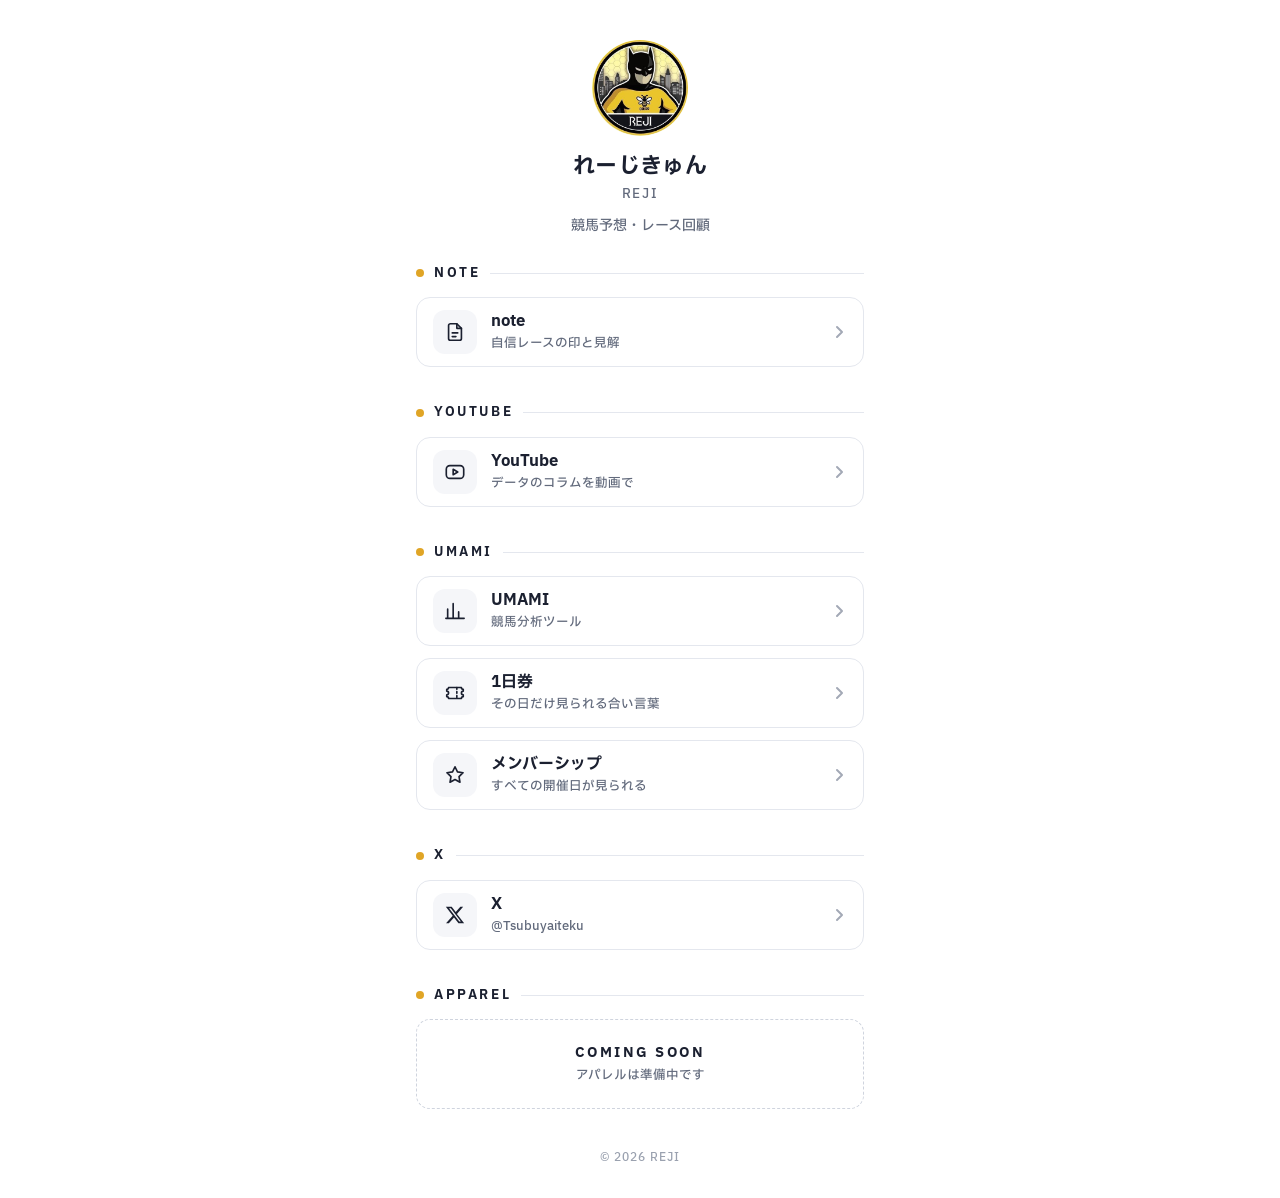
<file: index.html>
<!doctype html>
<html lang="ja">
<head>
<meta charset="utf-8">
<meta name="viewport" content="width=device-width, initial-scale=1">
<title>REJI｜れーじきゅん</title>
<meta name="description" content="競馬予想・レース回顧のれーじきゅん（REJI）のリンク集">
<meta property="og:type" content="website">
<meta property="og:title" content="REJI｜れーじきゅん">
<meta property="og:description" content="競馬予想・レース回顧のリンク集">
<meta property="og:image" content="https://reji-uma.github.io/img/og.png">
<meta property="og:url" content="https://reji-uma.github.io/">
<meta name="twitter:card" content="summary_large_image">
<meta name="twitter:site" content="@Tsubuyaiteku">
<link rel="icon" href="favicon.svg" type="image/svg+xml">
<link rel="apple-touch-icon" href="img/avatar.jpg">
<link rel="preconnect" href="https://fonts.googleapis.com">
<link rel="preconnect" href="https://fonts.gstatic.com" crossorigin>
<link href="https://fonts.googleapis.com/css2?family=IBM+Plex+Sans+JP:wght@400;500;700&display=swap" rel="stylesheet">
<style>
  :root {
    --bg: #ffffff;
    --ink: #1b2030;
    --sub: #626a7c;
    --line: #e4e7ee;
    --soft: #f5f6f9;
    --accent: #e0a526;
    --accent-ink: #8a5f00;
  }
  * { box-sizing: border-box; margin: 0; padding: 0; }
  html { -webkit-text-size-adjust: 100%; }
  body {
    background: var(--bg); color: var(--ink);
    font-family: "IBM Plex Sans JP", "Hiragino Sans", "Yu Gothic", sans-serif;
    font-weight: 500; line-height: 1.5;
  }
  .wrap { max-width: 480px; margin: 0 auto; padding: 40px 16px 32px; }

  /* プロフィール */
  .profile { text-align: center; }
  .avatar {
    width: 96px; height: 96px; margin: 0 auto 14px; border-radius: 50%;
    display: block; object-fit: cover; background: var(--soft);
  }
  .name { font-size: 22px; font-weight: 700; letter-spacing: .02em; }
  .handle { margin-top: 2px; font-size: 13px; color: var(--sub); letter-spacing: .12em; }
  .bio { margin-top: 10px; font-size: 14px; color: var(--sub); }

  /* リンク */
  .links { margin-top: 14px; display: grid; gap: 12px; }
  .link {
    display: grid; grid-template-columns: 44px 1fr 16px; align-items: center; column-gap: 14px;
    min-height: 68px; padding: 12px 16px; border: 1px solid var(--line); border-radius: 14px;
    color: inherit; text-decoration: none; background: var(--bg);
    transition: background .15s, border-color .15s, transform .15s;
  }
  .link:hover { background: var(--soft); border-color: #d3d7e1; }
  .link:active { transform: scale(.99); }
  .icon {
    width: 44px; height: 44px; border-radius: 12px; background: var(--soft);
    display: grid; place-items: center;
  }
  .icon svg { width: 22px; height: 22px; display: block; stroke: var(--ink); fill: none; stroke-width: 1.8; stroke-linecap: round; stroke-linejoin: round; }
  .icon.x svg { fill: var(--ink); stroke: none; }
  .text { min-width: 0; }
  .title, .desc { display: block; white-space: nowrap; overflow: hidden; text-overflow: ellipsis; }
  .title { font-size: 16px; font-weight: 700; line-height: 1.35; }
  .desc { font-size: 12.5px; color: var(--sub); line-height: 1.4; margin-top: 2px; }
  .chev { width: 16px; height: 16px; stroke: #a3a9b6; fill: none; stroke-width: 2; stroke-linecap: round; stroke-linejoin: round; }

  /* 見出し */
  .sec { margin-top: 36px; display: flex; align-items: center; gap: 10px; }
  .sec.first { margin-top: 28px; }
  .sec h2 { font-size: 13px; font-weight: 700; letter-spacing: .2em; }
  .sec::after { content: ""; flex: 1; height: 1px; background: var(--line); }
  .sec .dot { width: 8px; height: 8px; border-radius: 50%; background: var(--accent); }

  /* アパレル */
  .apparel { margin-top: 14px; display: grid; grid-template-columns: 1fr 1fr; gap: 12px; }
  .item { color: inherit; text-decoration: none; display: block; }
  .item .ph { aspect-ratio: 1 / 1; border-radius: 14px; background: var(--soft); overflow: hidden; display: grid; place-items: center; }
  .item .ph img { width: 100%; height: 100%; object-fit: cover; display: block; }
  .item .nm { margin-top: 8px; font-size: 13.5px; font-weight: 700; white-space: nowrap; overflow: hidden; text-overflow: ellipsis; }
  .item .pr { font-size: 12.5px; color: var(--sub); }
  .soon { margin-top: 14px; border: 1px dashed #cfd4de; border-radius: 14px; padding: 22px 16px; text-align: center; }
  .soon b { display: block; font-size: 14px; font-weight: 700; letter-spacing: .18em; }
  .soon span { display: block; margin-top: 4px; font-size: 12.5px; color: var(--sub); }

  footer { margin-top: 40px; text-align: center; font-size: 11.5px; color: #9aa1af; letter-spacing: .08em; }
</style>
</head>
<body>
<div class="wrap">

  <header class="profile">
    <img class="avatar" src="img/avatar.jpg" alt="れーじきゅん" width="96" height="96">
    <h1 class="name">れーじきゅん</h1>
    <p class="handle">REJI</p>
    <p class="bio">競馬予想・レース回顧</p>
  </header>

  <div class="sec first"><span class="dot"></span><h2>NOTE</h2></div>
  <nav class="links">
    <a class="link" href="https://note.com/reji_uma" target="_blank" rel="noopener">
      <span class="icon"><svg viewBox="0 0 24 24"><path d="M14 3H7a2 2 0 0 0-2 2v14a2 2 0 0 0 2 2h10a2 2 0 0 0 2-2V8z"/><path d="M14 3v5h5M9 13h6M9 17h4"/></svg></span>
      <span class="text"><span class="title block">note</span><span class="desc block">自信レースの印と見解</span></span>
      <svg class="chev" viewBox="0 0 16 16"><path d="M6 3l5 5-5 5"/></svg>
    </a>
  </nav>

  <div class="sec"><span class="dot"></span><h2>YOUTUBE</h2></div>
  <nav class="links">
    <a class="link" href="https://www.youtube.com/@umami_keiba" target="_blank" rel="noopener">
      <span class="icon"><svg viewBox="0 0 24 24"><rect x="2.5" y="5" width="19" height="14" rx="4"/><path d="M10 9l5 3-5 3z"/></svg></span>
      <span class="text"><span class="title block">YouTube</span><span class="desc block">データのコラムを動画で</span></span>
      <svg class="chev" viewBox="0 0 16 16"><path d="M6 3l5 5-5 5"/></svg>
    </a>
  </nav>

  <div class="sec"><span class="dot"></span><h2>UMAMI</h2></div>
  <nav class="links">
    <a class="link" href="https://umami-lab-support.github.io/" target="_blank" rel="noopener">
      <span class="icon"><svg viewBox="0 0 24 24"><path d="M4 20V10M10 20V4M16 20v-7M22 20H2"/></svg></span>
      <span class="text"><span class="title block">UMAMI</span><span class="desc block">競馬分析ツール</span></span>
      <svg class="chev" viewBox="0 0 16 16"><path d="M6 3l5 5-5 5"/></svg>
    </a>
    <a class="link" href="https://note.com/umami_info/all" target="_blank" rel="noopener">
      <span class="icon"><svg viewBox="0 0 24 24"><path d="M3 8a2 2 0 0 0 2-2h14a2 2 0 0 0 2 2v2a2 2 0 0 0 0 4v2a2 2 0 0 0-2 2H5a2 2 0 0 0-2-2v-2a2 2 0 0 0 0-4z"/><path d="M14 6v12" stroke-dasharray="2 2.4"/></svg></span>
      <span class="text"><span class="title block">1日券</span><span class="desc block">その日だけ見られる合い言葉</span></span>
      <svg class="chev" viewBox="0 0 16 16"><path d="M6 3l5 5-5 5"/></svg>
    </a>
    <a class="link" href="https://note.com/umami_info/membership" target="_blank" rel="noopener">
      <span class="icon"><svg viewBox="0 0 24 24"><path d="M12 3l2.7 5.6 6.1.9-4.4 4.3 1 6.1L12 17l-5.4 2.9 1-6.1L3.2 9.5l6.1-.9z"/></svg></span>
      <span class="text"><span class="title block">メンバーシップ</span><span class="desc block">すべての開催日が見られる</span></span>
      <svg class="chev" viewBox="0 0 16 16"><path d="M6 3l5 5-5 5"/></svg>
    </a>
  </nav>

  <div class="sec"><span class="dot"></span><h2>X</h2></div>
  <nav class="links">
    <a class="link" href="https://x.com/Tsubuyaiteku" target="_blank" rel="noopener">
      <span class="icon x"><svg viewBox="0 0 24 24"><path d="M17.8 3h3.1l-6.8 7.8L22 21h-6.2l-4.9-6.4L5.3 21H2.2l7.3-8.3L2 3h6.4l4.4 5.8zM16.7 19.2h1.7L7.4 4.7H5.5z"/></svg></span>
      <span class="text"><span class="title block">X</span><span class="desc block">@Tsubuyaiteku</span></span>
      <svg class="chev" viewBox="0 0 16 16"><path d="M6 3l5 5-5 5"/></svg>
    </a>
  </nav>

  <div class="sec"><span class="dot"></span><h2>APPAREL</h2></div>
  <div id="apparel"></div>

  <footer>© 2026 REJI</footer>
</div>

<script>
  // アパレルはここに足すだけで並ぶ（空のあいだは「準備中」）
  // 例: { name: "ロゴT ホワイト", price: "¥4,400", img: "img/tee-white.jpg", url: "https://..." }
  const APPAREL = [];

  const box = document.getElementById("apparel");
  const esc = s => String(s).replace(/[&<>"']/g, c => ({ "&": "&amp;", "<": "&lt;", ">": "&gt;", '"': "&quot;", "'": "&#39;" }[c]));
  if (!APPAREL.length) {
    box.innerHTML = '<div class="soon"><b>COMING SOON</b><span>アパレルは準備中です</span></div>';
  } else {
    box.className = "apparel";
    box.innerHTML = APPAREL.map(a =>
      `<a class="item" href="${esc(a.url)}" target="_blank" rel="noopener">
         <div class="ph">${a.img ? `<img src="${esc(a.img)}" alt="${esc(a.name)}" loading="lazy">` : ""}</div>
         <div class="nm">${esc(a.name)}</div><div class="pr">${esc(a.price || "")}</div>
       </a>`).join("");
  }
</script>
</body>
</html>
</file>
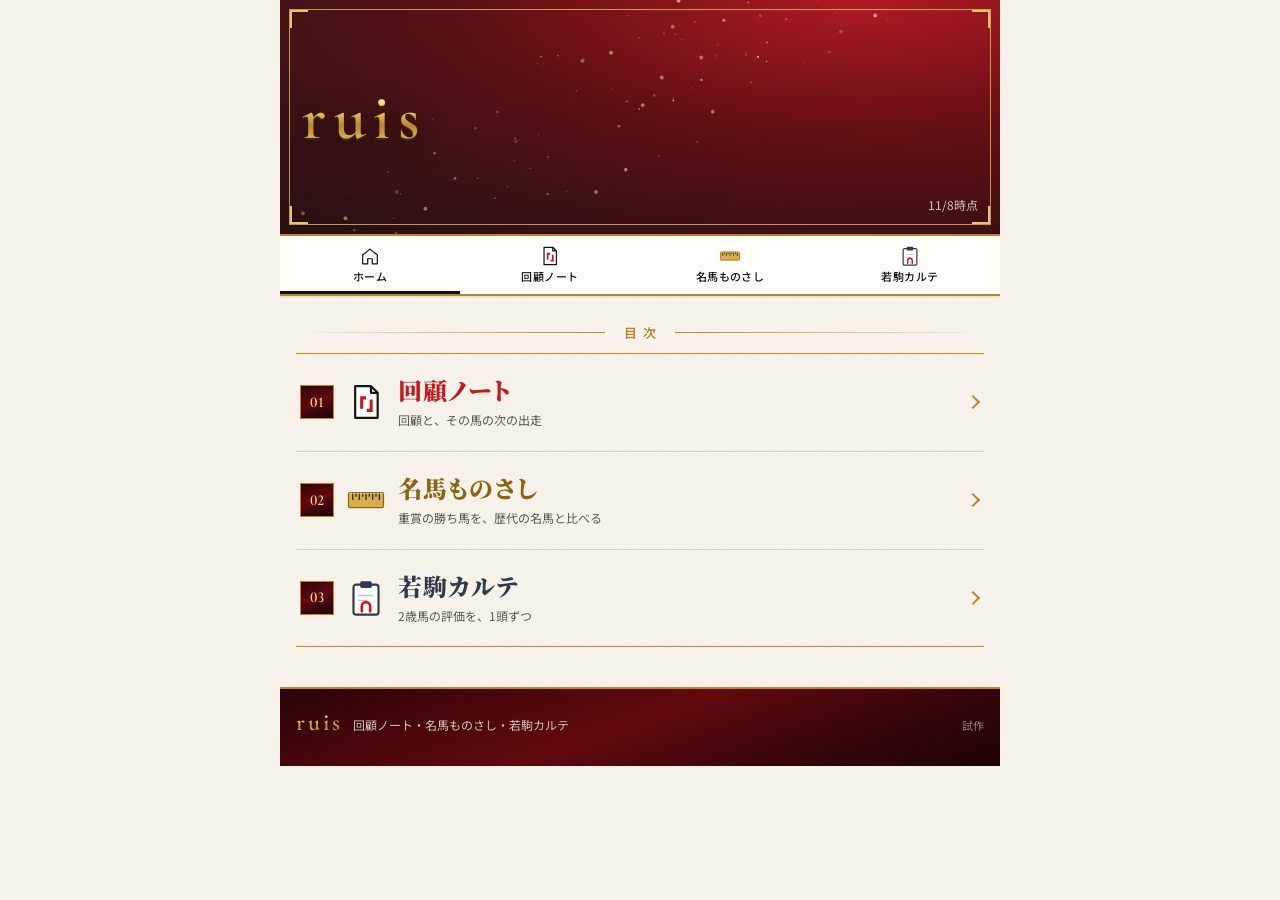
<file: ruis/index.html>
<!doctype html>
<html lang="ja">
<head>
<meta charset="utf-8">
<meta name="viewport" content="width=device-width,initial-scale=1">
<meta name="robots" content="noindex,nofollow">
<title>ruis</title>
<link rel="preconnect" href="https://fonts.googleapis.com">
<link rel="preconnect" href="https://fonts.gstatic.com" crossorigin>
<link href="https://fonts.googleapis.com/css2?family=Noto+Serif+JP:wght@700;900&family=Cormorant+Garamond:wght@600&family=Noto+Sans+JP:wght@400;500;700&display=swap" rel="stylesheet">
<link rel="stylesheet" href="assets/style.css">
</head>
<body class="p-home home" data-page="home" data-id="" data-root="">
<div class="wrap">
<header class="hero framed">
    <svg class="hero-art" viewBox="0 0 400 240" preserveAspectRatio="xMidYMid slice" aria-hidden="true"><defs><linearGradient id="gd" x1="0" x2="1"><stop offset="0" stop-color="#8C6414"/><stop offset=".5" stop-color="#FFE7A3"/><stop offset="1" stop-color="#B8862B"/></linearGradient>
      <linearGradient id="ray" x1="1" y1="0" x2="0" y2="1"><stop offset="0" stop-color="#FFE7A3"/><stop offset=".55" stop-color="#E9C46A" stop-opacity=".35"/><stop offset="1" stop-color="#E9C46A" stop-opacity="0"/></linearGradient>
      <radialGradient id="glow2" cx=".85" cy=".1" r=".9"><stop offset="0" stop-color="#5E0810" stop-opacity=".95"/><stop offset=".6" stop-color="#2A0508" stop-opacity=".6"/><stop offset="1" stop-color="#0F0D0C" stop-opacity="0"/></radialGradient></defs><rect width="400" height="240" fill="#0F0D0C"/><rect width="400" height="240" fill="url(#glow2)"/><polygon points="430,-20 -101,-343 -48,-418" fill="url(#ray)" opacity="0.55"/><polygon points="430,-20 -123,-301 -105,-333" fill="url(#ray)" opacity="0.7"/><polygon points="430,-20 -37,-428 -1,-466" fill="url(#ray)" opacity="0.42"/><polygon points="430,-20 -139,-266 -133,-279" fill="url(#ray)" opacity="0.85"/><polygon points="430,-20 27,-491 43,-504" fill="url(#ray)" opacity="0.35"/><circle cx="313.4" cy="32.8" r="1.1" fill="#FFE7A3" opacity="0.56"/><circle cx="192.7" cy="111.4" r="0.4" fill="#FFE7A3" opacity="0.60"/><circle cx="243.1" cy="80.0" r="0.4" fill="#FFE7A3" opacity="0.30"/><circle cx="382.3" cy="-1.0" r="0.3" fill="#FFE7A3" opacity="0.33"/><circle cx="58.1" cy="239.1" r="0.5" fill="#FFE7A3" opacity="0.25"/><circle cx="148.7" cy="162.8" r="0.6" fill="#FFE7A3" opacity="0.43"/><circle cx="197.1" cy="98.8" r="0.3" fill="#FFE7A3" opacity="0.23"/><circle cx="357.7" cy="28.9" r="0.5" fill="#FFE7A3" opacity="0.47"/><circle cx="60.1" cy="150.5" r="0.4" fill="#FFE7A3" opacity="0.44"/><circle cx="175.6" cy="161.7" r="1.1" fill="#FFE7A3" opacity="0.44"/><circle cx="126.2" cy="158.7" r="0.3" fill="#FFE7A3" opacity="0.44"/><circle cx="352.9" cy="6.1" r="0.3" fill="#FFE7A3" opacity="0.51"/><circle cx="145.3" cy="91.8" r="0.4" fill="#FFE7A3" opacity="0.16"/><circle cx="242.8" cy="85.1" r="0.3" fill="#FFE7A3" opacity="0.38"/><circle cx="145.1" cy="86.5" r="0.4" fill="#FFE7A3" opacity="0.62"/><circle cx="321.5" cy="41.1" r="0.4" fill="#FFE7A3" opacity="0.76"/><circle cx="305.2" cy="83.7" r="0.5" fill="#FFE7A3" opacity="0.39"/><circle cx="41.3" cy="182.9" r="0.8" fill="#FFE7A3" opacity="0.22"/><circle cx="62.4" cy="218.3" r="0.8" fill="#FFE7A3" opacity="0.21"/><circle cx="154.5" cy="85.9" r="0.5" fill="#FFE7A3" opacity="0.38"/><circle cx="218.3" cy="109.7" r="0.3" fill="#FFE7A3" opacity="0.34"/><circle cx="199.6" cy="115.5" r="0.5" fill="#FFE7A3" opacity="0.47"/><circle cx="274.0" cy="17.0" r="0.3" fill="#FFE7A3" opacity="0.72"/><circle cx="403.8" cy="-1.3" r="0.8" fill="#FFE7A3" opacity="0.47"/><circle cx="270.5" cy="78.5" r="0.5" fill="#FFE7A3" opacity="0.63"/><circle cx="404.5" cy="-28.5" r="0.4" fill="#FFE7A3" opacity="0.44"/><circle cx="340.9" cy="12.0" r="0.6" fill="#FFE7A3" opacity="0.61"/><circle cx="353.8" cy="-16.3" r="0.4" fill="#FFE7A3" opacity="0.52"/><circle cx="78.6" cy="199.0" r="0.8" fill="#FFE7A3" opacity="0.28"/><circle cx="351.5" cy="34.1" r="0.8" fill="#FFE7A3" opacity="0.33"/><circle cx="322.1" cy="34.1" r="0.5" fill="#FFE7A3" opacity="0.55"/><circle cx="218.2" cy="69.9" r="1.1" fill="#FFE7A3" opacity="0.40"/><circle cx="219.6" cy="74.1" r="0.3" fill="#FFE7A3" opacity="0.44"/><circle cx="64.9" cy="161.6" r="1.1" fill="#FFE7A3" opacity="0.20"/><circle cx="130.6" cy="131.8" r="0.5" fill="#FFE7A3" opacity="0.35"/><circle cx="79.3" cy="209.3" r="0.3" fill="#FFE7A3" opacity="0.38"/><circle cx="433.8" cy="-19.8" r="0.6" fill="#FFE7A3" opacity="0.64"/><circle cx="424.2" cy="-26.0" r="1.1" fill="#FFE7A3" opacity="0.26"/><circle cx="242.0" cy="86.1" r="0.4" fill="#FFE7A3" opacity="0.29"/><circle cx="37.0" cy="162.0" r="0.4" fill="#FFE7A3" opacity="0.16"/><circle cx="66.9" cy="162.7" r="0.4" fill="#FFE7A3" opacity="0.39"/><circle cx="402.1" cy="-38.9" r="0.5" fill="#FFE7A3" opacity="0.42"/><circle cx="164.6" cy="105.4" r="0.3" fill="#FFE7A3" opacity="0.53"/><circle cx="109.9" cy="154.1" r="0.3" fill="#FFE7A3" opacity="0.45"/><circle cx="378.1" cy="-2.7" r="0.5" fill="#FFE7A3" opacity="0.49"/><circle cx="261.6" cy="100.8" r="0.6" fill="#FFE7A3" opacity="0.26"/><circle cx="193.0" cy="63.6" r="0.4" fill="#FFE7A3" opacity="0.19"/><circle cx="223.3" cy="77.1" r="0.3" fill="#FFE7A3" opacity="0.50"/><circle cx="234.1" cy="99.4" r="0.6" fill="#FFE7A3" opacity="0.68"/><circle cx="266.9" cy="63.7" r="0.8" fill="#FFE7A3" opacity="0.22"/><circle cx="218.5" cy="110.8" r="0.5" fill="#FFE7A3" opacity="0.69"/><circle cx="201.5" cy="113.4" r="1.1" fill="#FFE7A3" opacity="0.47"/><circle cx="64.4" cy="184.5" r="0.8" fill="#FFE7A3" opacity="0.29"/><circle cx="84.9" cy="121.4" r="0.6" fill="#FFE7A3" opacity="0.14"/><circle cx="421.6" cy="14.0" r="0.3" fill="#FFE7A3" opacity="0.46"/><circle cx="80.8" cy="171.0" r="1.1" fill="#FFE7A3" opacity="0.45"/><circle cx="188.3" cy="125.2" r="0.8" fill="#FFE7A3" opacity="0.40"/><circle cx="322.1" cy="33.0" r="0.8" fill="#FFE7A3" opacity="0.41"/><circle cx="199.4" cy="76.0" r="0.4" fill="#FFE7A3" opacity="0.38"/><circle cx="148.8" cy="142.1" r="0.5" fill="#FFE7A3" opacity="0.37"/><circle cx="14.8" cy="254.5" r="1.1" fill="#FFE7A3" opacity="0.39"/><circle cx="234.0" cy="86.9" r="1.1" fill="#FFE7A3" opacity="0.44"/><circle cx="168.1" cy="88.7" r="1.1" fill="#FFE7A3" opacity="0.36"/><circle cx="159.4" cy="161.5" r="0.4" fill="#FFE7A3" opacity="0.25"/><circle cx="332.9" cy="12.2" r="1.1" fill="#FFE7A3" opacity="0.55"/><circle cx="85.8" cy="140.1" r="0.8" fill="#FFE7A3" opacity="0.35"/><circle cx="318.6" cy="42.4" r="0.6" fill="#FFE7A3" opacity="0.33"/><circle cx="192.1" cy="149.1" r="0.6" fill="#FFE7A3" opacity="0.62"/><circle cx="212.1" cy="98.0" r="1.1" fill="#FFE7A3" opacity="0.46"/><circle cx="221.4" cy="55.4" r="1.1" fill="#FFE7A3" opacity="0.62"/><circle cx="442.9" cy="-24.5" r="1.1" fill="#FFE7A3" opacity="0.29"/><circle cx="337.7" cy="65.5" r="0.4" fill="#FFE7A3" opacity="0.33"/><circle cx="158.4" cy="94.5" r="0.3" fill="#FFE7A3" opacity="0.27"/><circle cx="251.2" cy="48.7" r="0.5" fill="#FFE7A3" opacity="0.21"/><circle cx="238.4" cy="43.6" r="0.5" fill="#FFE7A3" opacity="0.40"/><circle cx="231.8" cy="133.9" r="0.6" fill="#FFE7A3" opacity="0.24"/><circle cx="301.4" cy="45.4" r="0.6" fill="#FFE7A3" opacity="0.70"/><circle cx="83.5" cy="189.8" r="0.5" fill="#FFE7A3" opacity="0.35"/><circle cx="294.1" cy="39.1" r="0.5" fill="#FFE7A3" opacity="0.27"/><circle cx="21.1" cy="210.8" r="1.1" fill="#FFE7A3" opacity="0.26"/><circle cx="276.7" cy="41.4" r="0.4" fill="#FFE7A3" opacity="0.55"/><circle cx="133.5" cy="192.0" r="0.6" fill="#FFE7A3" opacity="0.19"/><circle cx="48.8" cy="224.1" r="0.8" fill="#FFE7A3" opacity="0.24"/><circle cx="311.7" cy="72.6" r="1.1" fill="#FFE7A3" opacity="0.24"/><circle cx="130.0" cy="144.1" r="0.5" fill="#FFE7A3" opacity="0.18"/><circle cx="325.5" cy="42.7" r="0.5" fill="#FFE7A3" opacity="0.35"/><circle cx="97.2" cy="154.1" r="0.8" fill="#FFE7A3" opacity="0.44"/><circle cx="341.6" cy="-6.7" r="0.8" fill="#FFE7A3" opacity="0.31"/><circle cx="387.9" cy="-21.1" r="0.4" fill="#FFE7A3" opacity="0.60"/><circle cx="108.6" cy="126.2" r="0.8" fill="#FFE7A3" opacity="0.21"/><circle cx="270.3" cy="89.0" r="0.4" fill="#FFE7A3" opacity="0.65"/><circle cx="265.5" cy="86.6" r="0.6" fill="#FFE7A3" opacity="0.71"/><circle cx="246.6" cy="66.3" r="0.8" fill="#FFE7A3" opacity="0.56"/><circle cx="317.5" cy="38.6" r="1.1" fill="#FFE7A3" opacity="0.57"/><circle cx="385.3" cy="-10.2" r="1.1" fill="#FFE7A3" opacity="0.54"/><circle cx="343.9" cy="22.8" r="1.1" fill="#FFE7A3" opacity="0.81"/><circle cx="377.7" cy="20.5" r="0.6" fill="#FFE7A3" opacity="0.75"/><circle cx="184.4" cy="104.4" r="0.3" fill="#FFE7A3" opacity="0.38"/><circle cx="413.5" cy="-5.5" r="1.1" fill="#FFE7A3" opacity="0.34"/><circle cx="36.4" cy="176.3" r="1.1" fill="#FFE7A3" opacity="0.46"/><circle cx="12.7" cy="173.5" r="1.1" fill="#FFE7A3" opacity="0.31"/><circle cx="230.4" cy="67.2" r="0.4" fill="#FFE7A3" opacity="0.53"/><circle cx="258.9" cy="85.5" r="0.4" fill="#FFE7A3" opacity="0.54"/><circle cx="272.5" cy="50.2" r="0.4" fill="#FFE7A3" opacity="0.46"/><circle cx="412.9" cy="15.3" r="0.5" fill="#FFE7A3" opacity="0.65"/><circle cx="348.3" cy="38.1" r="0.4" fill="#FFE7A3" opacity="0.73"/><circle cx="207.9" cy="108.0" r="0.8" fill="#FFE7A3" opacity="0.25"/><circle cx="426.9" cy="-8.4" r="0.3" fill="#FFE7A3" opacity="0.83"/><circle cx="258.8" cy="84.3" r="0.4" fill="#FFE7A3" opacity="0.40"/><circle cx="309.5" cy="61.9" r="0.3" fill="#FFE7A3" opacity="0.40"/><circle cx="345.5" cy="38.4" r="0.8" fill="#FFE7A3" opacity="0.25"/><circle cx="119.4" cy="165.1" r="0.5" fill="#FFE7A3" opacity="0.33"/><circle cx="210.4" cy="141.8" r="0.5" fill="#FFE7A3" opacity="0.21"/><circle cx="167.1" cy="89.3" r="0.3" fill="#FFE7A3" opacity="0.43"/><circle cx="401.4" cy="-16.7" r="0.8" fill="#FFE7A3" opacity="0.87"/><circle cx="365.9" cy="29.9" r="0.5" fill="#FFE7A3" opacity="0.80"/><circle cx="407.3" cy="7.5" r="0.3" fill="#FFE7A3" opacity="0.89"/><circle cx="334.4" cy="31.1" r="0.8" fill="#FFE7A3" opacity="0.65"/><circle cx="53.5" cy="235.4" r="0.8" fill="#FFE7A3" opacity="0.22"/><circle cx="358.9" cy="5.9" r="1.1" fill="#FFE7A3" opacity="0.52"/><circle cx="330.7" cy="63.6" r="1.1" fill="#FFE7A3" opacity="0.62"/><circle cx="41.9" cy="224.6" r="0.6" fill="#FFE7A3" opacity="0.14"/><circle cx="131.0" cy="133.6" r="1.1" fill="#FFE7A3" opacity="0.17"/><circle cx="192.1" cy="149.5" r="1.1" fill="#FFE7A3" opacity="0.31"/><circle cx="290.9" cy="89.7" r="0.3" fill="#FFE7A3" opacity="0.38"/><circle cx="267.4" cy="47.2" r="1.1" fill="#FFE7A3" opacity="0.23"/><circle cx="351.2" cy="-9.2" r="0.4" fill="#FFE7A3" opacity="0.41"/><circle cx="355.1" cy="13.5" r="0.8" fill="#FFE7A3" opacity="0.41"/><circle cx="63.2" cy="176.2" r="0.3" fill="#FFE7A3" opacity="0.39"/><circle cx="429.1" cy="6.7" r="0.5" fill="#FFE7A3" opacity="0.29"/><circle cx="240.4" cy="117.1" r="1.1" fill="#FFE7A3" opacity="0.43"/><circle cx="143.5" cy="129.8" r="0.3" fill="#FFE7A3" opacity="0.27"/><circle cx="16.6" cy="153.9" r="0.3" fill="#FFE7A3" opacity="0.25"/><circle cx="138.9" cy="148.5" r="0.3" fill="#FFE7A3" opacity="0.51"/><circle cx="120.9" cy="117.2" r="0.8" fill="#FFE7A3" opacity="0.24"/><circle cx="299.0" cy="55.6" r="0.3" fill="#FFE7A3" opacity="0.34"/><circle cx="294.2" cy="32.3" r="1.1" fill="#FFE7A3" opacity="0.55"/><circle cx="20.6" cy="236.4" r="0.8" fill="#FFE7A3" opacity="0.40"/><circle cx="229.3" cy="103.7" r="0.3" fill="#FFE7A3" opacity="0.32"/><circle cx="40.9" cy="220.9" r="0.5" fill="#FFE7A3" opacity="0.26"/><circle cx="392.6" cy="-6.7" r="0.6" fill="#FFE7A3" opacity="0.53"/><circle cx="283.7" cy="25.6" r="0.3" fill="#FFE7A3" opacity="0.44"/><circle cx="37.0" cy="186.3" r="1.1" fill="#FFE7A3" opacity="0.20"/><circle cx="281.3" cy="65.7" r="0.6" fill="#FFE7A3" opacity="0.36"/><circle cx="213.3" cy="73.6" r="0.5" fill="#FFE7A3" opacity="0.32"/><circle cx="260.2" cy="56.4" r="0.4" fill="#FFE7A3" opacity="0.65"/><circle cx="237.0" cy="76.8" r="0.3" fill="#FFE7A3" opacity="0.25"/><circle cx="417.7" cy="14.1" r="0.5" fill="#FFE7A3" opacity="0.91"/><circle cx="416.4" cy="-10.3" r="0.5" fill="#FFE7A3" opacity="0.82"/><circle cx="183.9" cy="84.3" r="1.1" fill="#FFE7A3" opacity="0.52"/></svg>
    <div class="hero-in">
      
      <h1 class="gold">ruis</h1>
    </div>
    <div class="upd num" id="upd"></div>
  </header>
<nav class="nav"><a class="d4 s-home on" href="index.html"><svg class="emb" viewBox="0 0 48 48" aria-hidden="true"><path d="M8 22 24 9l16 13v19H29V30H19v11H8z" fill="none" stroke="#141210" stroke-width="2.6" stroke-linejoin="round"/></svg>ホーム</a><a class="d4 s-kaiko" href="kaiko/"><svg class="emb" viewBox="0 0 48 48" aria-hidden="true"><path d="M11 5h19l8 8v30H11z" fill="#fff" stroke="#141210" stroke-width="2.6" stroke-linejoin="round"/><path d="M30 5v8h8" fill="none" stroke="#141210" stroke-width="2.6" stroke-linejoin="round"/><path d="M17 17h7v4h-3.4v11H17z" fill="#C8161D"/><path d="M32 36h-7v-4h3.4V21H32z" fill="#C8161D"/></svg>回顧ノート</a><a class="d4 s-ms" href="monosashi/"><svg class="emb" viewBox="0 0 48 48" aria-hidden="true"><rect x="3" y="15" width="42" height="18" rx="2" fill="#D9AE4E" stroke="#8C6414" stroke-width="1.5"/><g stroke="#3A2A08" stroke-width="1.6"><path d="M8 15v9"/><path d="M12 15v5"/><path d="M16 15v9"/><path d="M20 15v5"/><path d="M24 15v9"/><path d="M28 15v5"/><path d="M32 15v9"/><path d="M36 15v5"/><path d="M40 15v9"/></g><path d="M4 16h40" stroke="#FFF1C1" stroke-width="1" opacity=".8"/></svg>名馬ものさし</a><a class="d4 s-karte" href="karte/"><svg class="emb" viewBox="0 0 48 48" aria-hidden="true"><rect x="9" y="8" width="30" height="36" rx="3" fill="#fff" stroke="#2F3A4A" stroke-width="2.6"/><rect x="17" y="4" width="14" height="8" rx="2" fill="#2F3A4A"/><path d="M15 21h18M15 27h10" stroke="#C9C2B4" stroke-width="2"/><path d="M19 40v-6a5 5 0 0 1 10 0v6" fill="none" stroke="#C8161D" stroke-width="3.2" stroke-linecap="round"/></svg>若駒カルテ</a></nav>
<div class="sec"><h2 class="toc-h"><span>目次</span></h2><nav class="toc"><a class="toc-i s-kaiko" href="kaiko/"><span class="no">01</span><svg class="emb" viewBox="0 0 48 48" aria-hidden="true"><path d="M11 5h19l8 8v30H11z" fill="#fff" stroke="#141210" stroke-width="2.6" stroke-linejoin="round"/><path d="M30 5v8h8" fill="none" stroke="#141210" stroke-width="2.6" stroke-linejoin="round"/><path d="M17 17h7v4h-3.4v11H17z" fill="#C8161D"/><path d="M32 36h-7v-4h3.4V21H32z" fill="#C8161D"/></svg><span class="tx"><span class="d1">回顧ノート</span><span class="tg">回顧と、その馬の次の出走</span></span><i class="go"></i></a><a class="toc-i s-ms" href="monosashi/"><span class="no">02</span><svg class="emb" viewBox="0 0 48 48" aria-hidden="true"><rect x="3" y="15" width="42" height="18" rx="2" fill="#D9AE4E" stroke="#8C6414" stroke-width="1.5"/><g stroke="#3A2A08" stroke-width="1.6"><path d="M8 15v9"/><path d="M12 15v5"/><path d="M16 15v9"/><path d="M20 15v5"/><path d="M24 15v9"/><path d="M28 15v5"/><path d="M32 15v9"/><path d="M36 15v5"/><path d="M40 15v9"/></g><path d="M4 16h40" stroke="#FFF1C1" stroke-width="1" opacity=".8"/></svg><span class="tx"><span class="d1">名馬ものさし</span><span class="tg">重賞の勝ち馬を、歴代の名馬と比べる</span></span><i class="go"></i></a><a class="toc-i s-karte" href="karte/"><span class="no">03</span><svg class="emb" viewBox="0 0 48 48" aria-hidden="true"><rect x="9" y="8" width="30" height="36" rx="3" fill="#fff" stroke="#2F3A4A" stroke-width="2.6"/><rect x="17" y="4" width="14" height="8" rx="2" fill="#2F3A4A"/><path d="M15 21h18M15 27h10" stroke="#C9C2B4" stroke-width="2"/><path d="M19 40v-6a5 5 0 0 1 10 0v6" fill="none" stroke="#C8161D" stroke-width="3.2" stroke-linecap="round"/></svg><span class="tx"><span class="d1">若駒カルテ</span><span class="tg">2歳馬の評価を、1頭ずつ</span></span><i class="go"></i></a></nav></div>
<footer class="foot"><span class="d2 gold">ruis</span><span class="meta">回顧ノート・名馬ものさし・若駒カルテ</span><span class="note">試作</span></footer>
</div>
<script src="assets/data.js"></script>
<script src="assets/monosashi.js"></script>
<script src="assets/emblems.js"></script>
<script src="assets/app.js"></script>
</body>
</html>
</file>
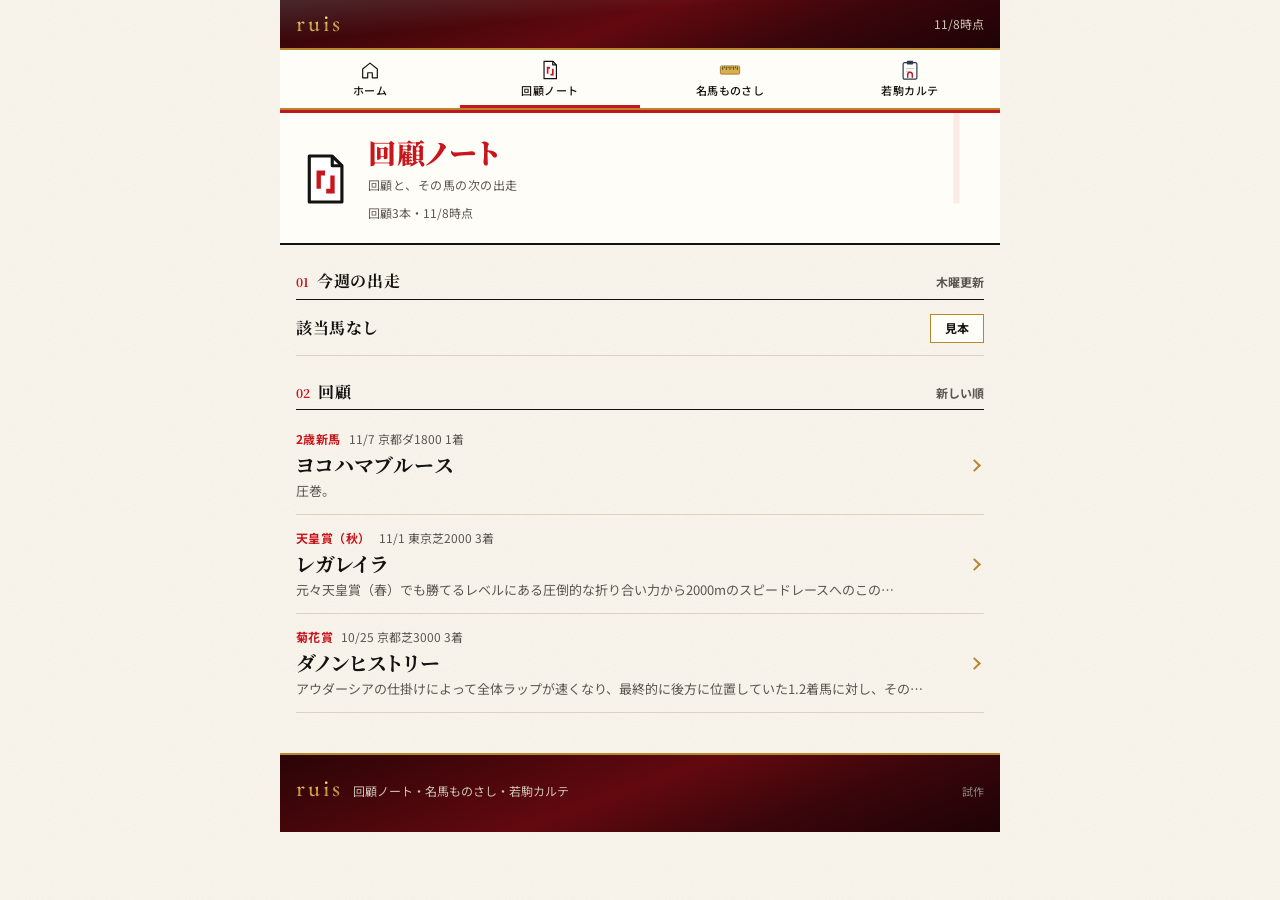
<file: ruis/kaiko/index.html>
<!doctype html>
<html lang="ja">
<head>
<meta charset="utf-8">
<meta name="viewport" content="width=device-width,initial-scale=1">
<meta name="robots" content="noindex,nofollow">
<title>回顧ノート｜ruis</title>
<link rel="preconnect" href="https://fonts.googleapis.com">
<link rel="preconnect" href="https://fonts.gstatic.com" crossorigin>
<link href="https://fonts.googleapis.com/css2?family=Noto+Serif+JP:wght@700;900&family=Cormorant+Garamond:wght@600&family=Noto+Sans+JP:wght@400;500;700&display=swap" rel="stylesheet">
<link rel="stylesheet" href="../assets/style.css">
</head>
<body class="p-kaiko" data-page="kai-list" data-id="" data-root="../">
<div class="wrap">
<header class="bar-top"><a class="d2 gold" href="../index.html">ruis</a><span class="upd num"></span></header>
<nav class="nav"><a class="d4 s-home" href="../index.html"><svg class="emb" viewBox="0 0 48 48" aria-hidden="true"><path d="M8 22 24 9l16 13v19H29V30H19v11H8z" fill="none" stroke="#141210" stroke-width="2.6" stroke-linejoin="round"/></svg>ホーム</a><a class="d4 s-kaiko on" href="../kaiko/"><svg class="emb" viewBox="0 0 48 48" aria-hidden="true"><path d="M11 5h19l8 8v30H11z" fill="#fff" stroke="#141210" stroke-width="2.6" stroke-linejoin="round"/><path d="M30 5v8h8" fill="none" stroke="#141210" stroke-width="2.6" stroke-linejoin="round"/><path d="M17 17h7v4h-3.4v11H17z" fill="#C8161D"/><path d="M32 36h-7v-4h3.4V21H32z" fill="#C8161D"/></svg>回顧ノート</a><a class="d4 s-ms" href="../monosashi/"><svg class="emb" viewBox="0 0 48 48" aria-hidden="true"><rect x="3" y="15" width="42" height="18" rx="2" fill="#D9AE4E" stroke="#8C6414" stroke-width="1.5"/><g stroke="#3A2A08" stroke-width="1.6"><path d="M8 15v9"/><path d="M12 15v5"/><path d="M16 15v9"/><path d="M20 15v5"/><path d="M24 15v9"/><path d="M28 15v5"/><path d="M32 15v9"/><path d="M36 15v5"/><path d="M40 15v9"/></g><path d="M4 16h40" stroke="#FFF1C1" stroke-width="1" opacity=".8"/></svg>名馬ものさし</a><a class="d4 s-karte" href="../karte/"><svg class="emb" viewBox="0 0 48 48" aria-hidden="true"><rect x="9" y="8" width="30" height="36" rx="3" fill="#fff" stroke="#2F3A4A" stroke-width="2.6"/><rect x="17" y="4" width="14" height="8" rx="2" fill="#2F3A4A"/><path d="M15 21h18M15 27h10" stroke="#C9C2B4" stroke-width="2"/><path d="M19 40v-6a5 5 0 0 1 10 0v6" fill="none" stroke="#C8161D" stroke-width="3.2" stroke-linecap="round"/></svg>若駒カルテ</a></nav>
<header class="svc-hero s-kaiko"><svg class="emb" viewBox="0 0 48 48" aria-hidden="true"><path d="M11 5h19l8 8v30H11z" fill="#fff" stroke="#141210" stroke-width="2.6" stroke-linejoin="round"/><path d="M30 5v8h8" fill="none" stroke="#141210" stroke-width="2.6" stroke-linejoin="round"/><path d="M17 17h7v4h-3.4v11H17z" fill="#C8161D"/><path d="M32 36h-7v-4h3.4V21H32z" fill="#C8161D"/></svg><div><h1 class="nm d1">回顧ノート</h1><div class="tg">回顧と、その馬の次の出走</div><div class="st num">回顧3本・11/8時点</div></div></header><div class="sec"><h2 class="sh"><span class="no">01</span><span class="d3">今週の出走</span><small>木曜更新</small></h2><div id="week"></div><h2 class="sh"><span class="no">02</span><span class="d3">回顧</span><small>新しい順</small></h2><div id="list"></div></div>
<footer class="foot"><span class="d2 gold">ruis</span><span class="meta">回顧ノート・名馬ものさし・若駒カルテ</span><span class="note">試作</span></footer>
</div>
<script src="../assets/data.js"></script>
<script src="../assets/monosashi.js"></script>
<script src="../assets/emblems.js"></script>
<script src="../assets/app.js"></script>
</body>
</html>
</file>
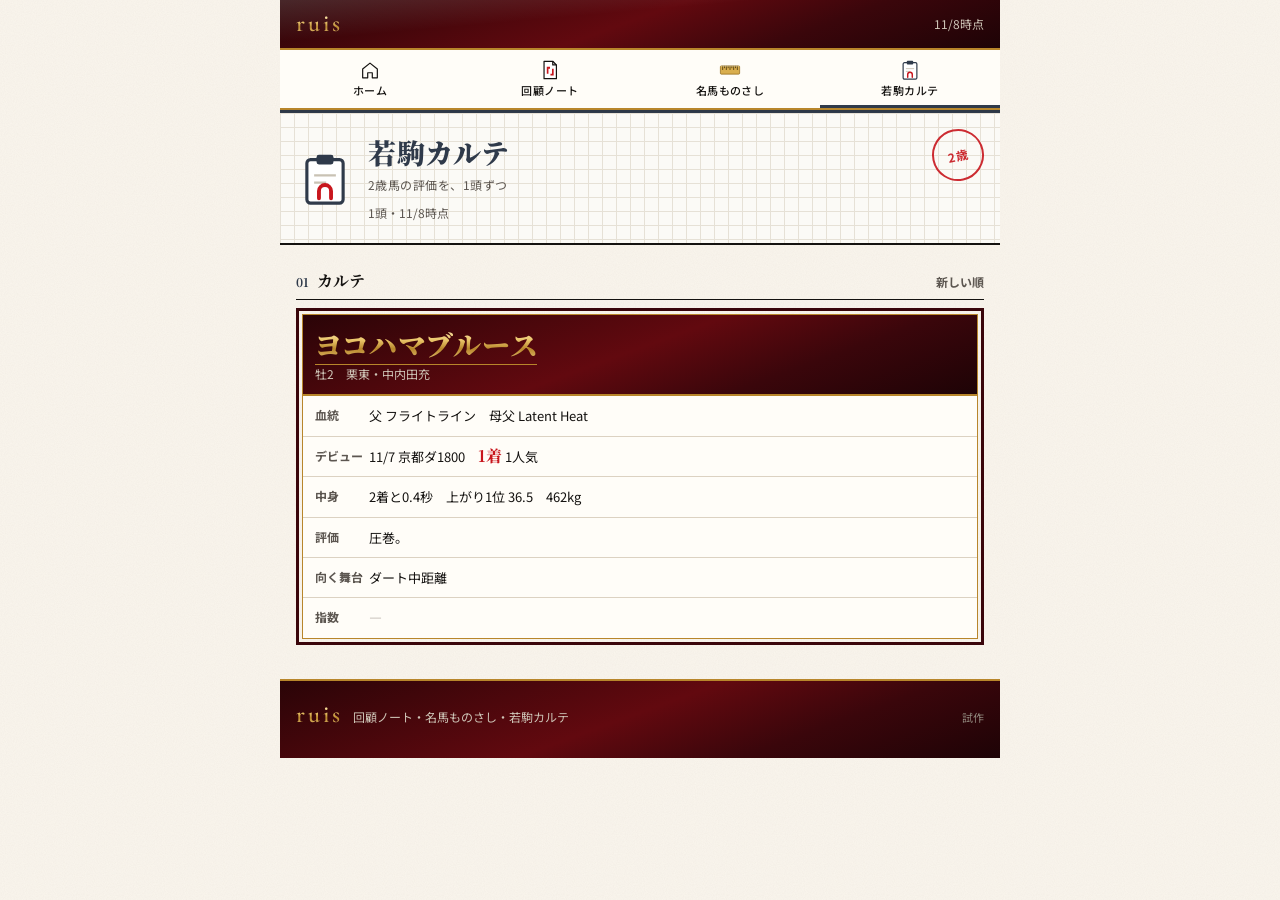
<file: ruis/karte/index.html>
<!doctype html>
<html lang="ja">
<head>
<meta charset="utf-8">
<meta name="viewport" content="width=device-width,initial-scale=1">
<meta name="robots" content="noindex,nofollow">
<title>若駒カルテ｜ruis</title>
<link rel="preconnect" href="https://fonts.googleapis.com">
<link rel="preconnect" href="https://fonts.gstatic.com" crossorigin>
<link href="https://fonts.googleapis.com/css2?family=Noto+Serif+JP:wght@700;900&family=Cormorant+Garamond:wght@600&family=Noto+Sans+JP:wght@400;500;700&display=swap" rel="stylesheet">
<link rel="stylesheet" href="../assets/style.css">
</head>
<body class="p-karte" data-page="karte-list" data-id="" data-root="../">
<div class="wrap">
<header class="bar-top"><a class="d2 gold" href="../index.html">ruis</a><span class="upd num"></span></header>
<nav class="nav"><a class="d4 s-home" href="../index.html"><svg class="emb" viewBox="0 0 48 48" aria-hidden="true"><path d="M8 22 24 9l16 13v19H29V30H19v11H8z" fill="none" stroke="#141210" stroke-width="2.6" stroke-linejoin="round"/></svg>ホーム</a><a class="d4 s-kaiko" href="../kaiko/"><svg class="emb" viewBox="0 0 48 48" aria-hidden="true"><path d="M11 5h19l8 8v30H11z" fill="#fff" stroke="#141210" stroke-width="2.6" stroke-linejoin="round"/><path d="M30 5v8h8" fill="none" stroke="#141210" stroke-width="2.6" stroke-linejoin="round"/><path d="M17 17h7v4h-3.4v11H17z" fill="#C8161D"/><path d="M32 36h-7v-4h3.4V21H32z" fill="#C8161D"/></svg>回顧ノート</a><a class="d4 s-ms" href="../monosashi/"><svg class="emb" viewBox="0 0 48 48" aria-hidden="true"><rect x="3" y="15" width="42" height="18" rx="2" fill="#D9AE4E" stroke="#8C6414" stroke-width="1.5"/><g stroke="#3A2A08" stroke-width="1.6"><path d="M8 15v9"/><path d="M12 15v5"/><path d="M16 15v9"/><path d="M20 15v5"/><path d="M24 15v9"/><path d="M28 15v5"/><path d="M32 15v9"/><path d="M36 15v5"/><path d="M40 15v9"/></g><path d="M4 16h40" stroke="#FFF1C1" stroke-width="1" opacity=".8"/></svg>名馬ものさし</a><a class="d4 s-karte on" href="../karte/"><svg class="emb" viewBox="0 0 48 48" aria-hidden="true"><rect x="9" y="8" width="30" height="36" rx="3" fill="#fff" stroke="#2F3A4A" stroke-width="2.6"/><rect x="17" y="4" width="14" height="8" rx="2" fill="#2F3A4A"/><path d="M15 21h18M15 27h10" stroke="#C9C2B4" stroke-width="2"/><path d="M19 40v-6a5 5 0 0 1 10 0v6" fill="none" stroke="#C8161D" stroke-width="3.2" stroke-linecap="round"/></svg>若駒カルテ</a></nav>
<header class="svc-hero s-karte"><svg class="emb" viewBox="0 0 48 48" aria-hidden="true"><rect x="9" y="8" width="30" height="36" rx="3" fill="#fff" stroke="#2F3A4A" stroke-width="2.6"/><rect x="17" y="4" width="14" height="8" rx="2" fill="#2F3A4A"/><path d="M15 21h18M15 27h10" stroke="#C9C2B4" stroke-width="2"/><path d="M19 40v-6a5 5 0 0 1 10 0v6" fill="none" stroke="#C8161D" stroke-width="3.2" stroke-linecap="round"/></svg><div><h1 class="nm d1">若駒カルテ</h1><div class="tg">2歳馬の評価を、1頭ずつ</div><div class="st num">1頭・11/8時点</div></div><span class="hanko d4">2歳</span></header><div class="sec"><h2 class="sh"><span class="no">01</span><span class="d3">カルテ</span><small>新しい順</small></h2><div id="list"></div></div>
<footer class="foot"><span class="d2 gold">ruis</span><span class="meta">回顧ノート・名馬ものさし・若駒カルテ</span><span class="note">試作</span></footer>
</div>
<script src="../assets/data.js"></script>
<script src="../assets/monosashi.js"></script>
<script src="../assets/emblems.js"></script>
<script src="../assets/app.js"></script>
</body>
</html>
</file>
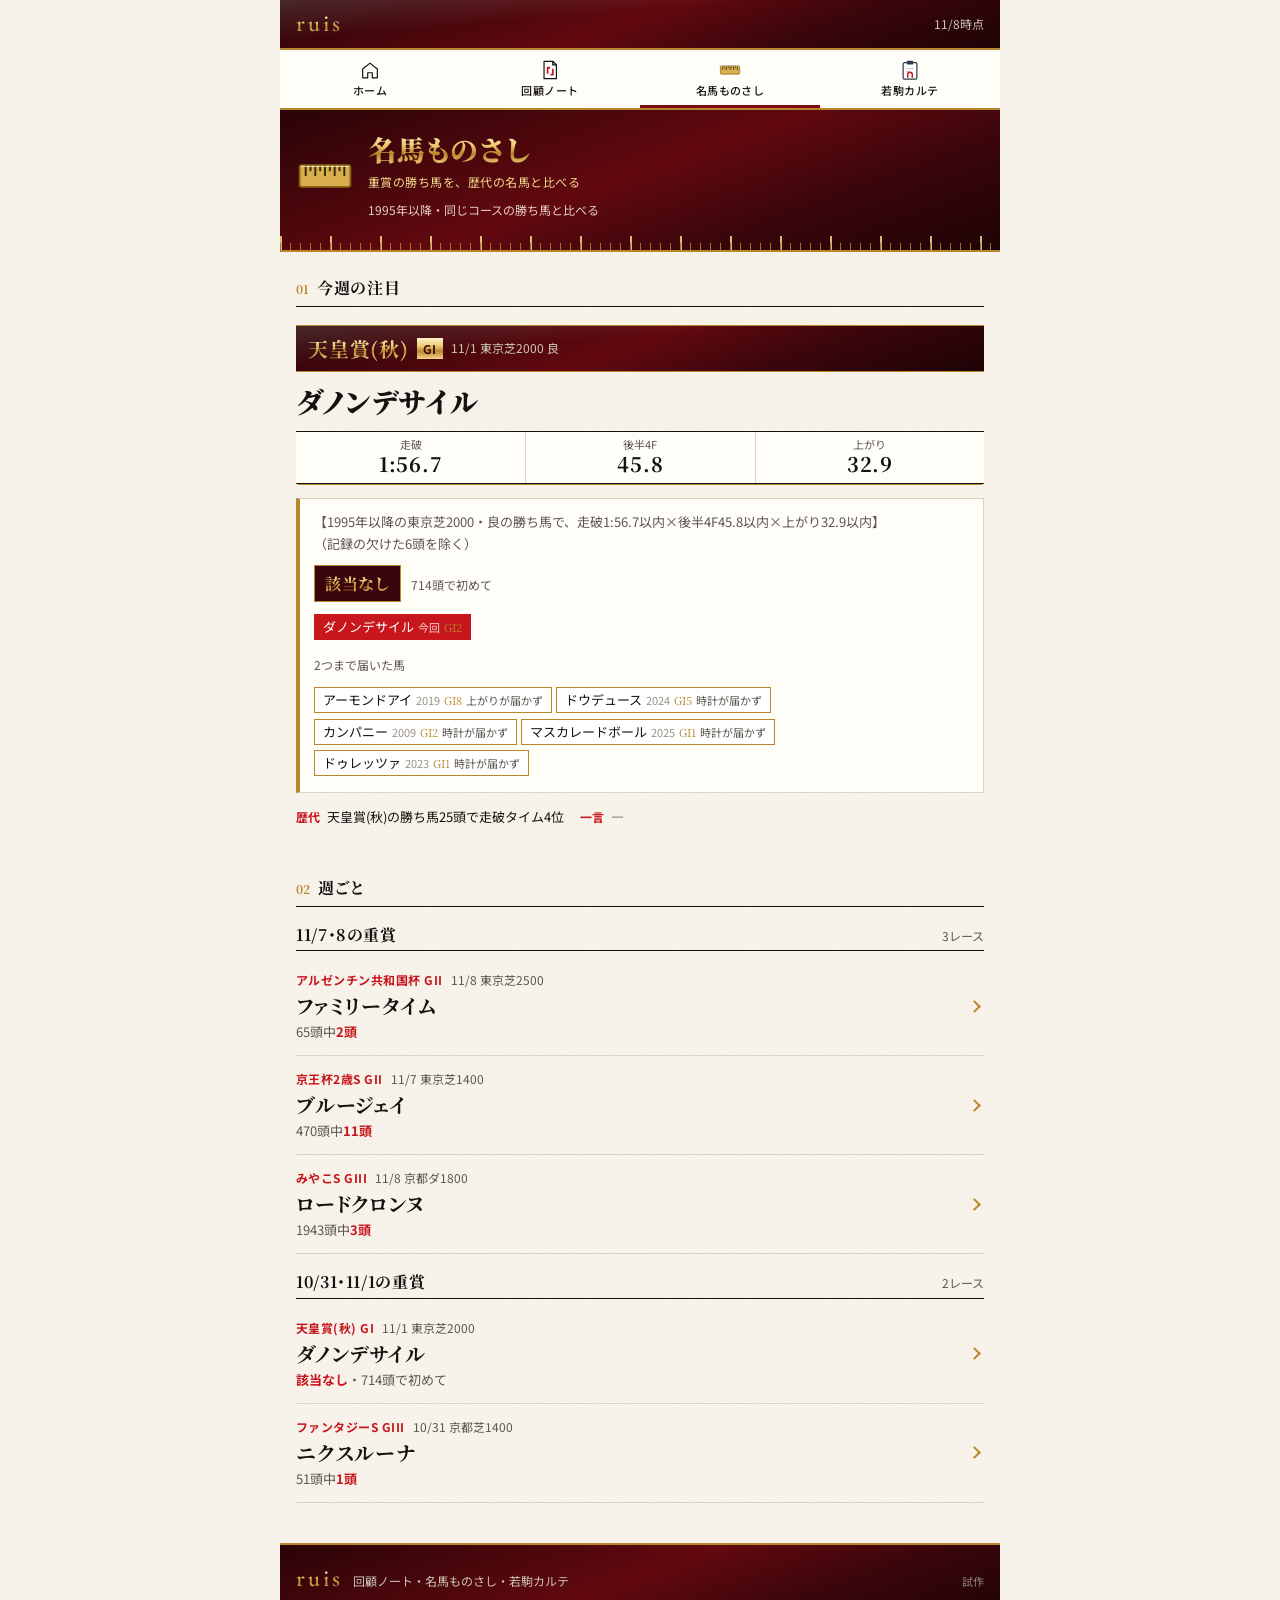
<file: ruis/monosashi/index.html>
<!doctype html>
<html lang="ja">
<head>
<meta charset="utf-8">
<meta name="viewport" content="width=device-width,initial-scale=1">
<meta name="robots" content="noindex,nofollow">
<title>名馬ものさし｜ruis</title>
<link rel="preconnect" href="https://fonts.googleapis.com">
<link rel="preconnect" href="https://fonts.gstatic.com" crossorigin>
<link href="https://fonts.googleapis.com/css2?family=Noto+Serif+JP:wght@700;900&family=Cormorant+Garamond:wght@600&family=Noto+Sans+JP:wght@400;500;700&display=swap" rel="stylesheet">
<link rel="stylesheet" href="../assets/style.css">
</head>
<body class="p-ms" data-page="ms-list" data-id="" data-root="../">
<div class="wrap">
<header class="bar-top"><a class="d2 gold" href="../index.html">ruis</a><span class="upd num"></span></header>
<nav class="nav"><a class="d4 s-home" href="../index.html"><svg class="emb" viewBox="0 0 48 48" aria-hidden="true"><path d="M8 22 24 9l16 13v19H29V30H19v11H8z" fill="none" stroke="#141210" stroke-width="2.6" stroke-linejoin="round"/></svg>ホーム</a><a class="d4 s-kaiko" href="../kaiko/"><svg class="emb" viewBox="0 0 48 48" aria-hidden="true"><path d="M11 5h19l8 8v30H11z" fill="#fff" stroke="#141210" stroke-width="2.6" stroke-linejoin="round"/><path d="M30 5v8h8" fill="none" stroke="#141210" stroke-width="2.6" stroke-linejoin="round"/><path d="M17 17h7v4h-3.4v11H17z" fill="#C8161D"/><path d="M32 36h-7v-4h3.4V21H32z" fill="#C8161D"/></svg>回顧ノート</a><a class="d4 s-ms on" href="../monosashi/"><svg class="emb" viewBox="0 0 48 48" aria-hidden="true"><rect x="3" y="15" width="42" height="18" rx="2" fill="#D9AE4E" stroke="#8C6414" stroke-width="1.5"/><g stroke="#3A2A08" stroke-width="1.6"><path d="M8 15v9"/><path d="M12 15v5"/><path d="M16 15v9"/><path d="M20 15v5"/><path d="M24 15v9"/><path d="M28 15v5"/><path d="M32 15v9"/><path d="M36 15v5"/><path d="M40 15v9"/></g><path d="M4 16h40" stroke="#FFF1C1" stroke-width="1" opacity=".8"/></svg>名馬ものさし</a><a class="d4 s-karte" href="../karte/"><svg class="emb" viewBox="0 0 48 48" aria-hidden="true"><rect x="9" y="8" width="30" height="36" rx="3" fill="#fff" stroke="#2F3A4A" stroke-width="2.6"/><rect x="17" y="4" width="14" height="8" rx="2" fill="#2F3A4A"/><path d="M15 21h18M15 27h10" stroke="#C9C2B4" stroke-width="2"/><path d="M19 40v-6a5 5 0 0 1 10 0v6" fill="none" stroke="#C8161D" stroke-width="3.2" stroke-linecap="round"/></svg>若駒カルテ</a></nav>
<header class="svc-hero s-ms"><svg class="emb" viewBox="0 0 48 48" aria-hidden="true"><rect x="3" y="15" width="42" height="18" rx="2" fill="#D9AE4E" stroke="#8C6414" stroke-width="1.5"/><g stroke="#3A2A08" stroke-width="1.6"><path d="M8 15v9"/><path d="M12 15v5"/><path d="M16 15v9"/><path d="M20 15v5"/><path d="M24 15v9"/><path d="M28 15v5"/><path d="M32 15v9"/><path d="M36 15v5"/><path d="M40 15v9"/></g><path d="M4 16h40" stroke="#FFF1C1" stroke-width="1" opacity=".8"/></svg><div><h1 class="nm d1">名馬ものさし</h1><div class="tg">重賞の勝ち馬を、歴代の名馬と比べる</div><div class="st num">1995年以降・同じコースの勝ち馬と比べる</div></div></header><div class="sec"><h2 class="sh"><span class="no">01</span><span class="d3">今週の注目</span><small></small></h2><div id="feature"></div><h2 class="sh"><span class="no">02</span><span class="d3">週ごと</span><small></small></h2><div id="list"></div></div>
<footer class="foot"><span class="d2 gold">ruis</span><span class="meta">回顧ノート・名馬ものさし・若駒カルテ</span><span class="note">試作</span></footer>
</div>
<script src="../assets/data.js"></script>
<script src="../assets/monosashi.js"></script>
<script src="../assets/emblems.js"></script>
<script src="../assets/app.js"></script>
</body>
</html>
</file>
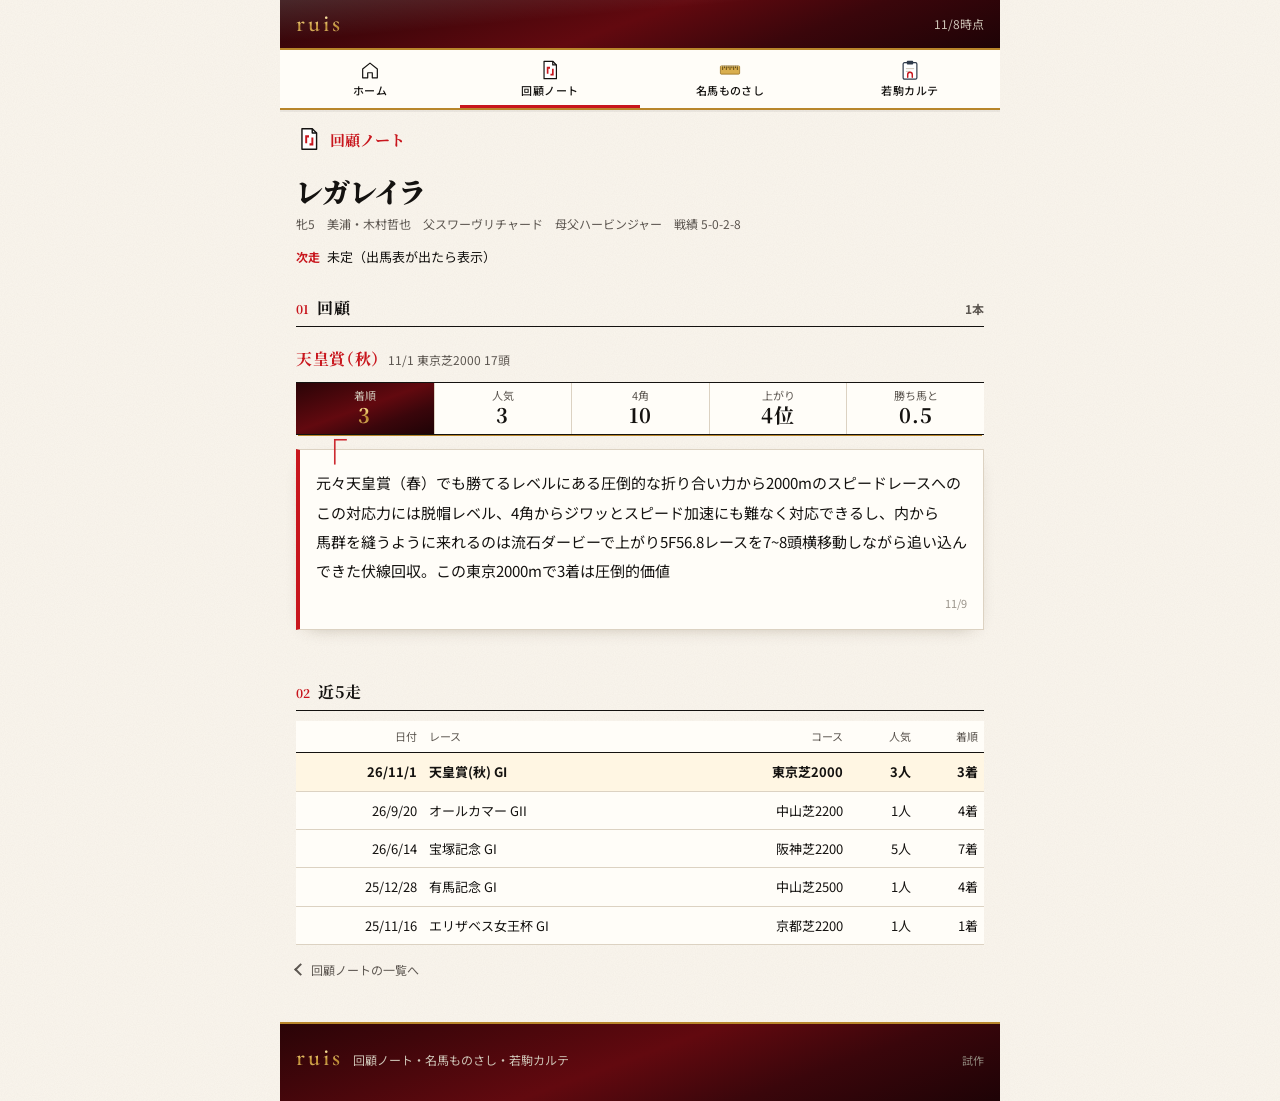
<file: ruis/horse/2021105898.html>
<!doctype html>
<html lang="ja">
<head>
<meta charset="utf-8">
<meta name="viewport" content="width=device-width,initial-scale=1">
<meta name="robots" content="noindex,nofollow">
<title>レガレイラ｜回顧ノート</title>
<link rel="preconnect" href="https://fonts.googleapis.com">
<link rel="preconnect" href="https://fonts.gstatic.com" crossorigin>
<link href="https://fonts.googleapis.com/css2?family=Noto+Serif+JP:wght@700;900&family=Cormorant+Garamond:wght@600&family=Noto+Sans+JP:wght@400;500;700&display=swap" rel="stylesheet">
<link rel="stylesheet" href="../assets/style.css">
</head>
<body class="p-kaiko" data-page="horse" data-id="2021105898" data-root="../">
<div class="wrap">
<header class="bar-top"><a class="d2 gold" href="../index.html">ruis</a><span class="upd num"></span></header>
<nav class="nav"><a class="d4 s-home" href="../index.html"><svg class="emb" viewBox="0 0 48 48" aria-hidden="true"><path d="M8 22 24 9l16 13v19H29V30H19v11H8z" fill="none" stroke="#141210" stroke-width="2.6" stroke-linejoin="round"/></svg>ホーム</a><a class="d4 s-kaiko on" href="../kaiko/"><svg class="emb" viewBox="0 0 48 48" aria-hidden="true"><path d="M11 5h19l8 8v30H11z" fill="#fff" stroke="#141210" stroke-width="2.6" stroke-linejoin="round"/><path d="M30 5v8h8" fill="none" stroke="#141210" stroke-width="2.6" stroke-linejoin="round"/><path d="M17 17h7v4h-3.4v11H17z" fill="#C8161D"/><path d="M32 36h-7v-4h3.4V21H32z" fill="#C8161D"/></svg>回顧ノート</a><a class="d4 s-ms" href="../monosashi/"><svg class="emb" viewBox="0 0 48 48" aria-hidden="true"><rect x="3" y="15" width="42" height="18" rx="2" fill="#D9AE4E" stroke="#8C6414" stroke-width="1.5"/><g stroke="#3A2A08" stroke-width="1.6"><path d="M8 15v9"/><path d="M12 15v5"/><path d="M16 15v9"/><path d="M20 15v5"/><path d="M24 15v9"/><path d="M28 15v5"/><path d="M32 15v9"/><path d="M36 15v5"/><path d="M40 15v9"/></g><path d="M4 16h40" stroke="#FFF1C1" stroke-width="1" opacity=".8"/></svg>名馬ものさし</a><a class="d4 s-karte" href="../karte/"><svg class="emb" viewBox="0 0 48 48" aria-hidden="true"><rect x="9" y="8" width="30" height="36" rx="3" fill="#fff" stroke="#2F3A4A" stroke-width="2.6"/><rect x="17" y="4" width="14" height="8" rx="2" fill="#2F3A4A"/><path d="M15 21h18M15 27h10" stroke="#C9C2B4" stroke-width="2"/><path d="M19 40v-6a5 5 0 0 1 10 0v6" fill="none" stroke="#C8161D" stroke-width="3.2" stroke-linecap="round"/></svg>若駒カルテ</a></nav>
<div class="sec" id="main"></div>
<footer class="foot"><span class="d2 gold">ruis</span><span class="meta">回顧ノート・名馬ものさし・若駒カルテ</span><span class="note">試作</span></footer>
</div>
<script src="../assets/data.js"></script>
<script src="../assets/monosashi.js"></script>
<script src="../assets/emblems.js"></script>
<script src="../assets/app.js"></script>
</body>
</html>
</file>
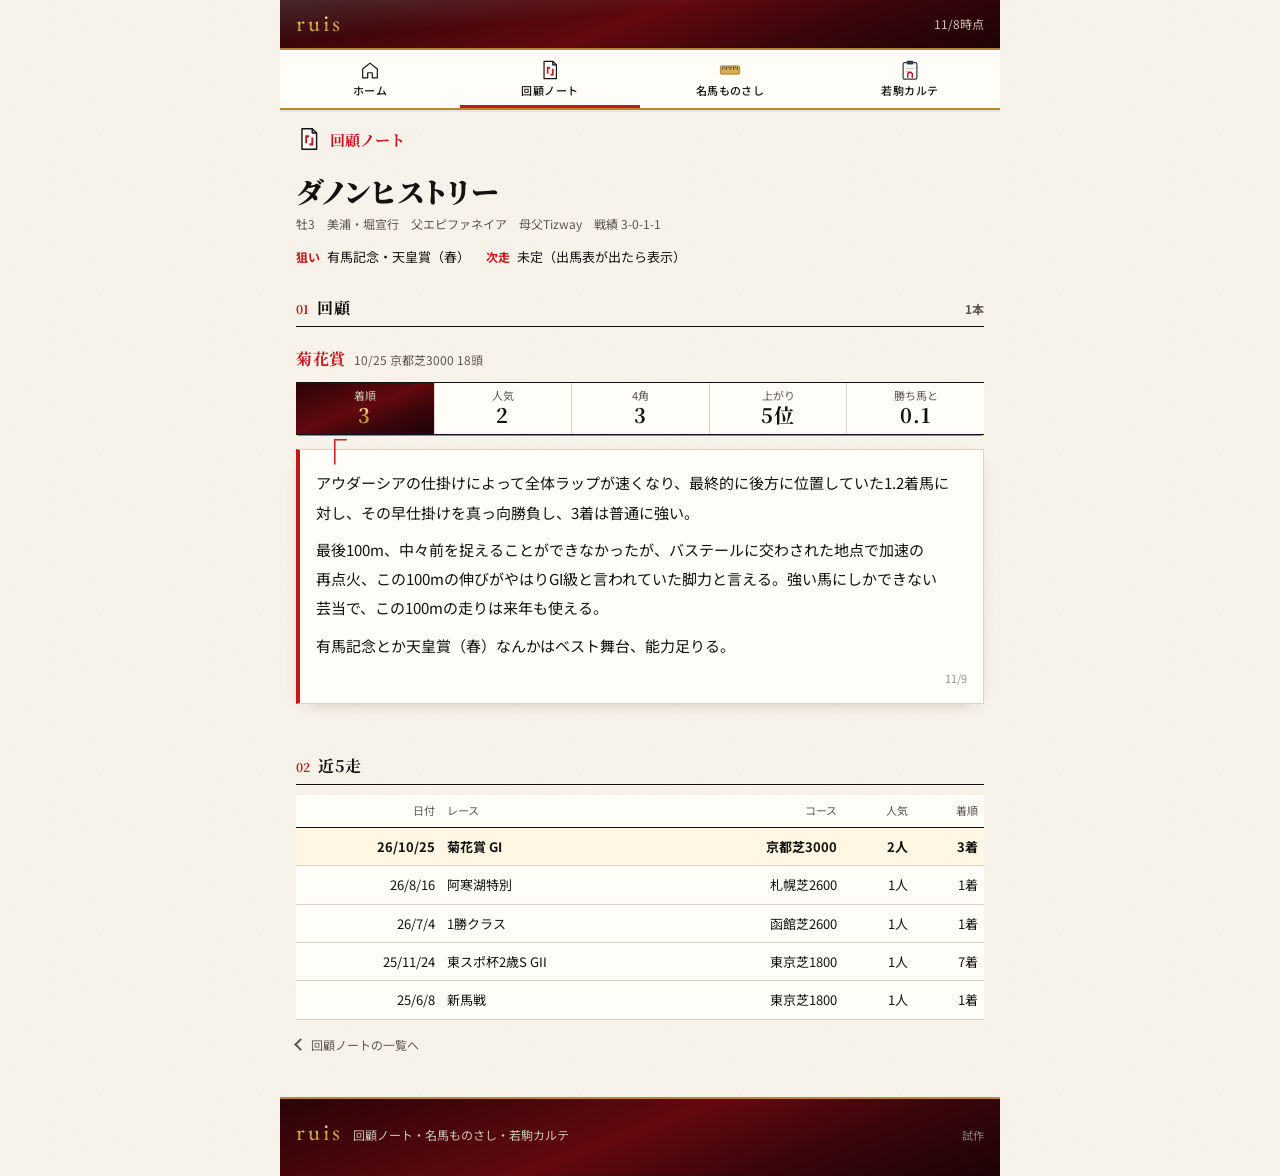
<file: ruis/horse/2023107005.html>
<!doctype html>
<html lang="ja">
<head>
<meta charset="utf-8">
<meta name="viewport" content="width=device-width,initial-scale=1">
<meta name="robots" content="noindex,nofollow">
<title>ダノンヒストリー｜回顧ノート</title>
<link rel="preconnect" href="https://fonts.googleapis.com">
<link rel="preconnect" href="https://fonts.gstatic.com" crossorigin>
<link href="https://fonts.googleapis.com/css2?family=Noto+Serif+JP:wght@700;900&family=Cormorant+Garamond:wght@600&family=Noto+Sans+JP:wght@400;500;700&display=swap" rel="stylesheet">
<link rel="stylesheet" href="../assets/style.css">
</head>
<body class="p-kaiko" data-page="horse" data-id="2023107005" data-root="../">
<div class="wrap">
<header class="bar-top"><a class="d2 gold" href="../index.html">ruis</a><span class="upd num"></span></header>
<nav class="nav"><a class="d4 s-home" href="../index.html"><svg class="emb" viewBox="0 0 48 48" aria-hidden="true"><path d="M8 22 24 9l16 13v19H29V30H19v11H8z" fill="none" stroke="#141210" stroke-width="2.6" stroke-linejoin="round"/></svg>ホーム</a><a class="d4 s-kaiko on" href="../kaiko/"><svg class="emb" viewBox="0 0 48 48" aria-hidden="true"><path d="M11 5h19l8 8v30H11z" fill="#fff" stroke="#141210" stroke-width="2.6" stroke-linejoin="round"/><path d="M30 5v8h8" fill="none" stroke="#141210" stroke-width="2.6" stroke-linejoin="round"/><path d="M17 17h7v4h-3.4v11H17z" fill="#C8161D"/><path d="M32 36h-7v-4h3.4V21H32z" fill="#C8161D"/></svg>回顧ノート</a><a class="d4 s-ms" href="../monosashi/"><svg class="emb" viewBox="0 0 48 48" aria-hidden="true"><rect x="3" y="15" width="42" height="18" rx="2" fill="#D9AE4E" stroke="#8C6414" stroke-width="1.5"/><g stroke="#3A2A08" stroke-width="1.6"><path d="M8 15v9"/><path d="M12 15v5"/><path d="M16 15v9"/><path d="M20 15v5"/><path d="M24 15v9"/><path d="M28 15v5"/><path d="M32 15v9"/><path d="M36 15v5"/><path d="M40 15v9"/></g><path d="M4 16h40" stroke="#FFF1C1" stroke-width="1" opacity=".8"/></svg>名馬ものさし</a><a class="d4 s-karte" href="../karte/"><svg class="emb" viewBox="0 0 48 48" aria-hidden="true"><rect x="9" y="8" width="30" height="36" rx="3" fill="#fff" stroke="#2F3A4A" stroke-width="2.6"/><rect x="17" y="4" width="14" height="8" rx="2" fill="#2F3A4A"/><path d="M15 21h18M15 27h10" stroke="#C9C2B4" stroke-width="2"/><path d="M19 40v-6a5 5 0 0 1 10 0v6" fill="none" stroke="#C8161D" stroke-width="3.2" stroke-linecap="round"/></svg>若駒カルテ</a></nav>
<div class="sec" id="main"></div>
<footer class="foot"><span class="d2 gold">ruis</span><span class="meta">回顧ノート・名馬ものさし・若駒カルテ</span><span class="note">試作</span></footer>
</div>
<script src="../assets/data.js"></script>
<script src="../assets/monosashi.js"></script>
<script src="../assets/emblems.js"></script>
<script src="../assets/app.js"></script>
</body>
</html>
</file>
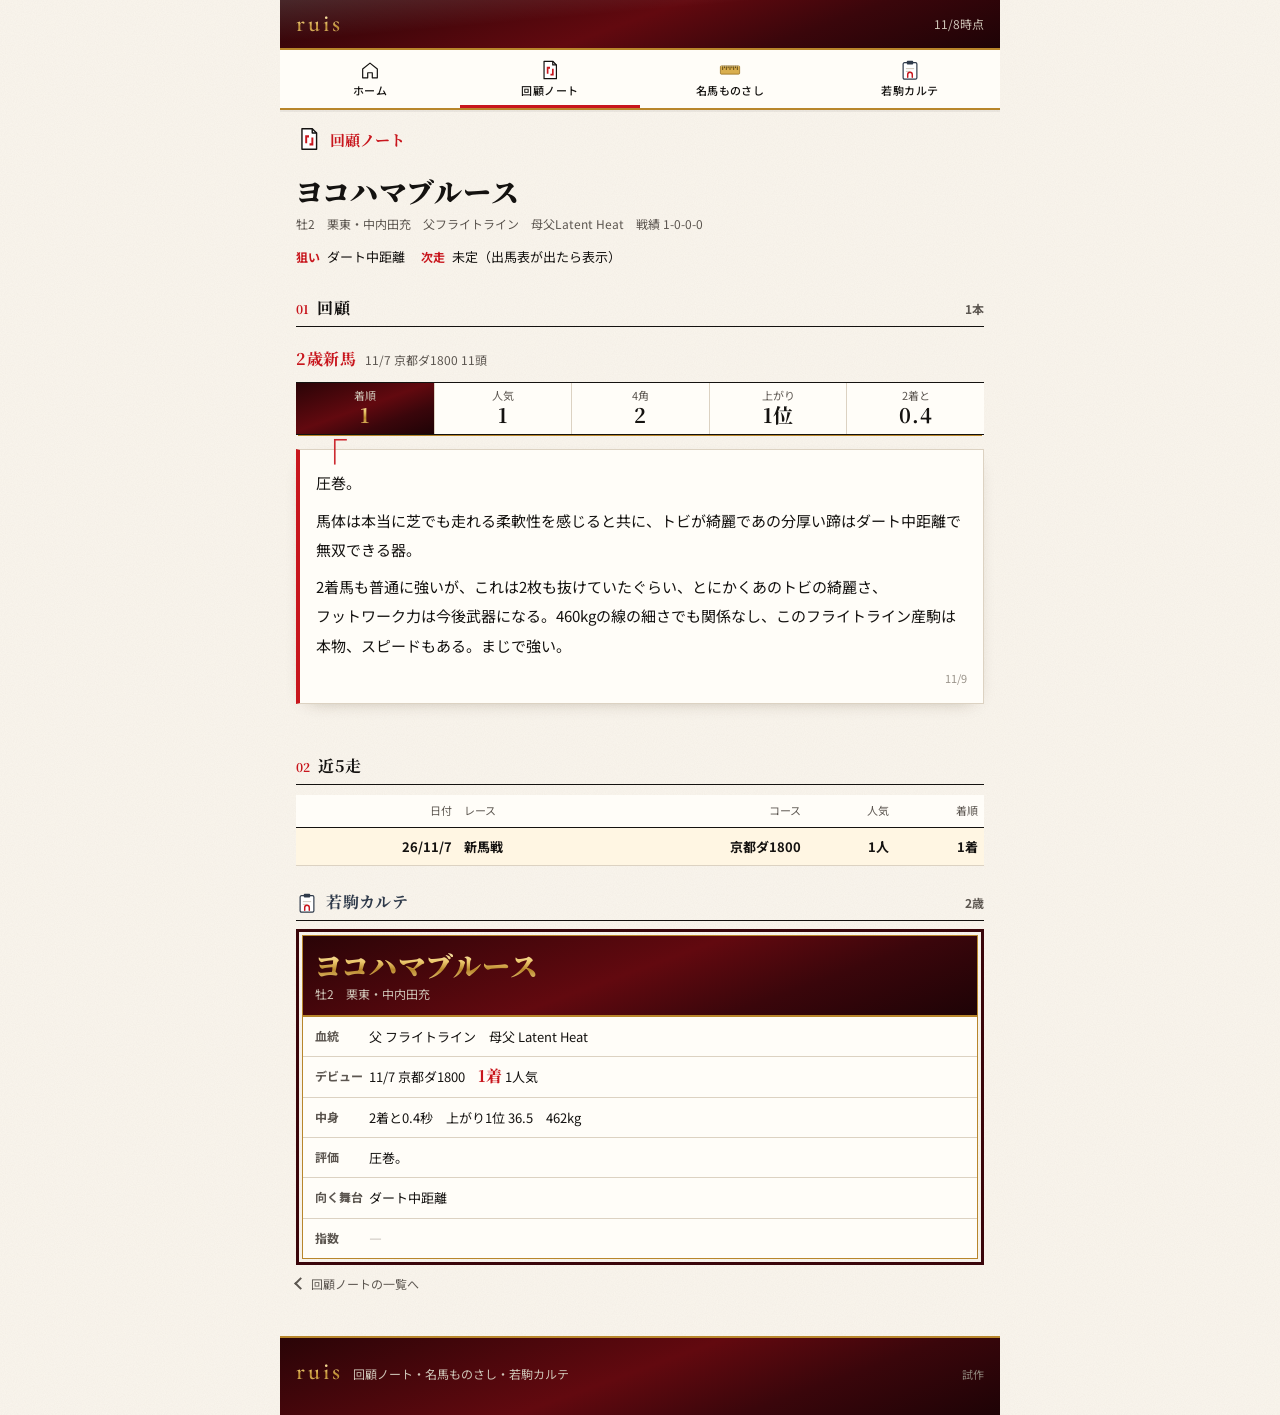
<file: ruis/horse/2024108285.html>
<!doctype html>
<html lang="ja">
<head>
<meta charset="utf-8">
<meta name="viewport" content="width=device-width,initial-scale=1">
<meta name="robots" content="noindex,nofollow">
<title>ヨコハマブルース｜回顧ノート</title>
<link rel="preconnect" href="https://fonts.googleapis.com">
<link rel="preconnect" href="https://fonts.gstatic.com" crossorigin>
<link href="https://fonts.googleapis.com/css2?family=Noto+Serif+JP:wght@700;900&family=Cormorant+Garamond:wght@600&family=Noto+Sans+JP:wght@400;500;700&display=swap" rel="stylesheet">
<link rel="stylesheet" href="../assets/style.css">
</head>
<body class="p-kaiko" data-page="horse" data-id="2024108285" data-root="../">
<div class="wrap">
<header class="bar-top"><a class="d2 gold" href="../index.html">ruis</a><span class="upd num"></span></header>
<nav class="nav"><a class="d4 s-home" href="../index.html"><svg class="emb" viewBox="0 0 48 48" aria-hidden="true"><path d="M8 22 24 9l16 13v19H29V30H19v11H8z" fill="none" stroke="#141210" stroke-width="2.6" stroke-linejoin="round"/></svg>ホーム</a><a class="d4 s-kaiko on" href="../kaiko/"><svg class="emb" viewBox="0 0 48 48" aria-hidden="true"><path d="M11 5h19l8 8v30H11z" fill="#fff" stroke="#141210" stroke-width="2.6" stroke-linejoin="round"/><path d="M30 5v8h8" fill="none" stroke="#141210" stroke-width="2.6" stroke-linejoin="round"/><path d="M17 17h7v4h-3.4v11H17z" fill="#C8161D"/><path d="M32 36h-7v-4h3.4V21H32z" fill="#C8161D"/></svg>回顧ノート</a><a class="d4 s-ms" href="../monosashi/"><svg class="emb" viewBox="0 0 48 48" aria-hidden="true"><rect x="3" y="15" width="42" height="18" rx="2" fill="#D9AE4E" stroke="#8C6414" stroke-width="1.5"/><g stroke="#3A2A08" stroke-width="1.6"><path d="M8 15v9"/><path d="M12 15v5"/><path d="M16 15v9"/><path d="M20 15v5"/><path d="M24 15v9"/><path d="M28 15v5"/><path d="M32 15v9"/><path d="M36 15v5"/><path d="M40 15v9"/></g><path d="M4 16h40" stroke="#FFF1C1" stroke-width="1" opacity=".8"/></svg>名馬ものさし</a><a class="d4 s-karte" href="../karte/"><svg class="emb" viewBox="0 0 48 48" aria-hidden="true"><rect x="9" y="8" width="30" height="36" rx="3" fill="#fff" stroke="#2F3A4A" stroke-width="2.6"/><rect x="17" y="4" width="14" height="8" rx="2" fill="#2F3A4A"/><path d="M15 21h18M15 27h10" stroke="#C9C2B4" stroke-width="2"/><path d="M19 40v-6a5 5 0 0 1 10 0v6" fill="none" stroke="#C8161D" stroke-width="3.2" stroke-linecap="round"/></svg>若駒カルテ</a></nav>
<div class="sec" id="main"></div>
<footer class="foot"><span class="d2 gold">ruis</span><span class="meta">回顧ノート・名馬ものさし・若駒カルテ</span><span class="note">試作</span></footer>
</div>
<script src="../assets/data.js"></script>
<script src="../assets/monosashi.js"></script>
<script src="../assets/emblems.js"></script>
<script src="../assets/app.js"></script>
</body>
</html>
</file>
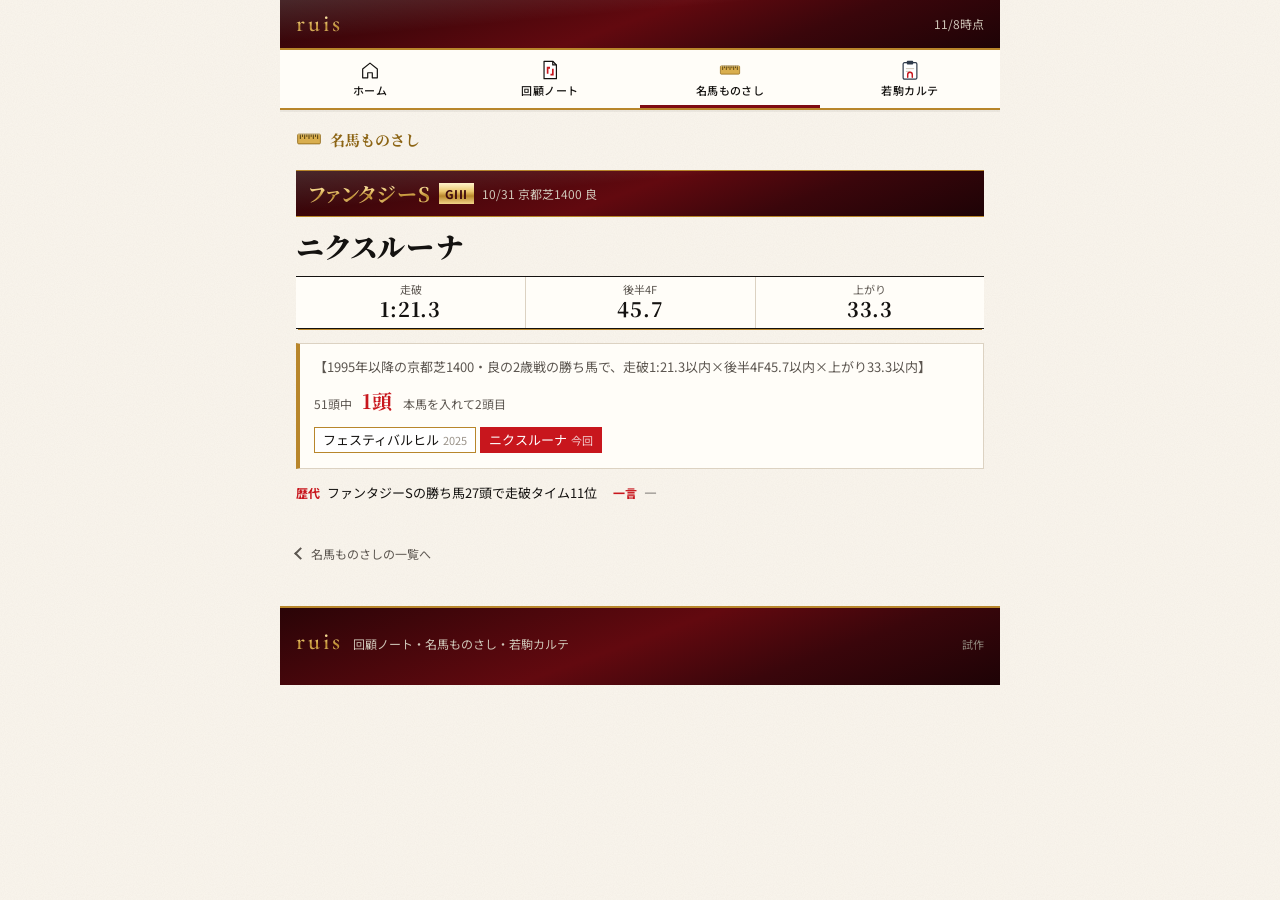
<file: ruis/monosashi/2026103108041011.html>
<!doctype html>
<html lang="ja">
<head>
<meta charset="utf-8">
<meta name="viewport" content="width=device-width,initial-scale=1">
<meta name="robots" content="noindex,nofollow">
<title>ファンタジーS ニクスルーナ｜名馬ものさし</title>
<link rel="preconnect" href="https://fonts.googleapis.com">
<link rel="preconnect" href="https://fonts.gstatic.com" crossorigin>
<link href="https://fonts.googleapis.com/css2?family=Noto+Serif+JP:wght@700;900&family=Cormorant+Garamond:wght@600&family=Noto+Sans+JP:wght@400;500;700&display=swap" rel="stylesheet">
<link rel="stylesheet" href="../assets/style.css">
</head>
<body class="p-ms" data-page="ms-race" data-id="2026103108041011" data-root="../">
<div class="wrap">
<header class="bar-top"><a class="d2 gold" href="../index.html">ruis</a><span class="upd num"></span></header>
<nav class="nav"><a class="d4 s-home" href="../index.html"><svg class="emb" viewBox="0 0 48 48" aria-hidden="true"><path d="M8 22 24 9l16 13v19H29V30H19v11H8z" fill="none" stroke="#141210" stroke-width="2.6" stroke-linejoin="round"/></svg>ホーム</a><a class="d4 s-kaiko" href="../kaiko/"><svg class="emb" viewBox="0 0 48 48" aria-hidden="true"><path d="M11 5h19l8 8v30H11z" fill="#fff" stroke="#141210" stroke-width="2.6" stroke-linejoin="round"/><path d="M30 5v8h8" fill="none" stroke="#141210" stroke-width="2.6" stroke-linejoin="round"/><path d="M17 17h7v4h-3.4v11H17z" fill="#C8161D"/><path d="M32 36h-7v-4h3.4V21H32z" fill="#C8161D"/></svg>回顧ノート</a><a class="d4 s-ms on" href="../monosashi/"><svg class="emb" viewBox="0 0 48 48" aria-hidden="true"><rect x="3" y="15" width="42" height="18" rx="2" fill="#D9AE4E" stroke="#8C6414" stroke-width="1.5"/><g stroke="#3A2A08" stroke-width="1.6"><path d="M8 15v9"/><path d="M12 15v5"/><path d="M16 15v9"/><path d="M20 15v5"/><path d="M24 15v9"/><path d="M28 15v5"/><path d="M32 15v9"/><path d="M36 15v5"/><path d="M40 15v9"/></g><path d="M4 16h40" stroke="#FFF1C1" stroke-width="1" opacity=".8"/></svg>名馬ものさし</a><a class="d4 s-karte" href="../karte/"><svg class="emb" viewBox="0 0 48 48" aria-hidden="true"><rect x="9" y="8" width="30" height="36" rx="3" fill="#fff" stroke="#2F3A4A" stroke-width="2.6"/><rect x="17" y="4" width="14" height="8" rx="2" fill="#2F3A4A"/><path d="M15 21h18M15 27h10" stroke="#C9C2B4" stroke-width="2"/><path d="M19 40v-6a5 5 0 0 1 10 0v6" fill="none" stroke="#C8161D" stroke-width="3.2" stroke-linecap="round"/></svg>若駒カルテ</a></nav>
<div class="sec" id="main"></div>
<footer class="foot"><span class="d2 gold">ruis</span><span class="meta">回顧ノート・名馬ものさし・若駒カルテ</span><span class="note">試作</span></footer>
</div>
<script src="../assets/data.js"></script>
<script src="../assets/monosashi.js"></script>
<script src="../assets/emblems.js"></script>
<script src="../assets/app.js"></script>
</body>
</html>
</file>
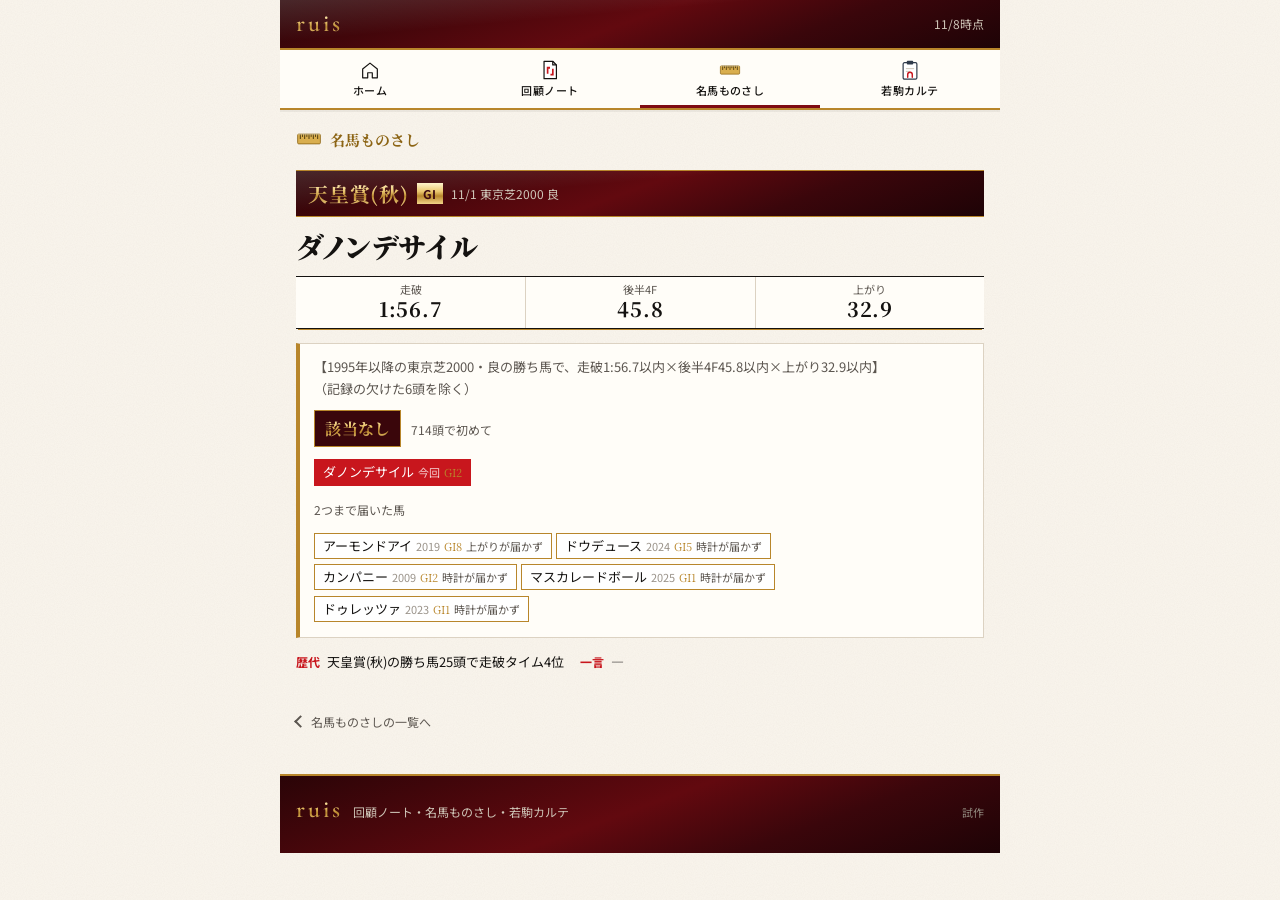
<file: ruis/monosashi/2026110105041111.html>
<!doctype html>
<html lang="ja">
<head>
<meta charset="utf-8">
<meta name="viewport" content="width=device-width,initial-scale=1">
<meta name="robots" content="noindex,nofollow">
<title>天皇賞(秋) ダノンデサイル｜名馬ものさし</title>
<link rel="preconnect" href="https://fonts.googleapis.com">
<link rel="preconnect" href="https://fonts.gstatic.com" crossorigin>
<link href="https://fonts.googleapis.com/css2?family=Noto+Serif+JP:wght@700;900&family=Cormorant+Garamond:wght@600&family=Noto+Sans+JP:wght@400;500;700&display=swap" rel="stylesheet">
<link rel="stylesheet" href="../assets/style.css">
</head>
<body class="p-ms" data-page="ms-race" data-id="2026110105041111" data-root="../">
<div class="wrap">
<header class="bar-top"><a class="d2 gold" href="../index.html">ruis</a><span class="upd num"></span></header>
<nav class="nav"><a class="d4 s-home" href="../index.html"><svg class="emb" viewBox="0 0 48 48" aria-hidden="true"><path d="M8 22 24 9l16 13v19H29V30H19v11H8z" fill="none" stroke="#141210" stroke-width="2.6" stroke-linejoin="round"/></svg>ホーム</a><a class="d4 s-kaiko" href="../kaiko/"><svg class="emb" viewBox="0 0 48 48" aria-hidden="true"><path d="M11 5h19l8 8v30H11z" fill="#fff" stroke="#141210" stroke-width="2.6" stroke-linejoin="round"/><path d="M30 5v8h8" fill="none" stroke="#141210" stroke-width="2.6" stroke-linejoin="round"/><path d="M17 17h7v4h-3.4v11H17z" fill="#C8161D"/><path d="M32 36h-7v-4h3.4V21H32z" fill="#C8161D"/></svg>回顧ノート</a><a class="d4 s-ms on" href="../monosashi/"><svg class="emb" viewBox="0 0 48 48" aria-hidden="true"><rect x="3" y="15" width="42" height="18" rx="2" fill="#D9AE4E" stroke="#8C6414" stroke-width="1.5"/><g stroke="#3A2A08" stroke-width="1.6"><path d="M8 15v9"/><path d="M12 15v5"/><path d="M16 15v9"/><path d="M20 15v5"/><path d="M24 15v9"/><path d="M28 15v5"/><path d="M32 15v9"/><path d="M36 15v5"/><path d="M40 15v9"/></g><path d="M4 16h40" stroke="#FFF1C1" stroke-width="1" opacity=".8"/></svg>名馬ものさし</a><a class="d4 s-karte" href="../karte/"><svg class="emb" viewBox="0 0 48 48" aria-hidden="true"><rect x="9" y="8" width="30" height="36" rx="3" fill="#fff" stroke="#2F3A4A" stroke-width="2.6"/><rect x="17" y="4" width="14" height="8" rx="2" fill="#2F3A4A"/><path d="M15 21h18M15 27h10" stroke="#C9C2B4" stroke-width="2"/><path d="M19 40v-6a5 5 0 0 1 10 0v6" fill="none" stroke="#C8161D" stroke-width="3.2" stroke-linecap="round"/></svg>若駒カルテ</a></nav>
<div class="sec" id="main"></div>
<footer class="foot"><span class="d2 gold">ruis</span><span class="meta">回顧ノート・名馬ものさし・若駒カルテ</span><span class="note">試作</span></footer>
</div>
<script src="../assets/data.js"></script>
<script src="../assets/monosashi.js"></script>
<script src="../assets/emblems.js"></script>
<script src="../assets/app.js"></script>
</body>
</html>
</file>
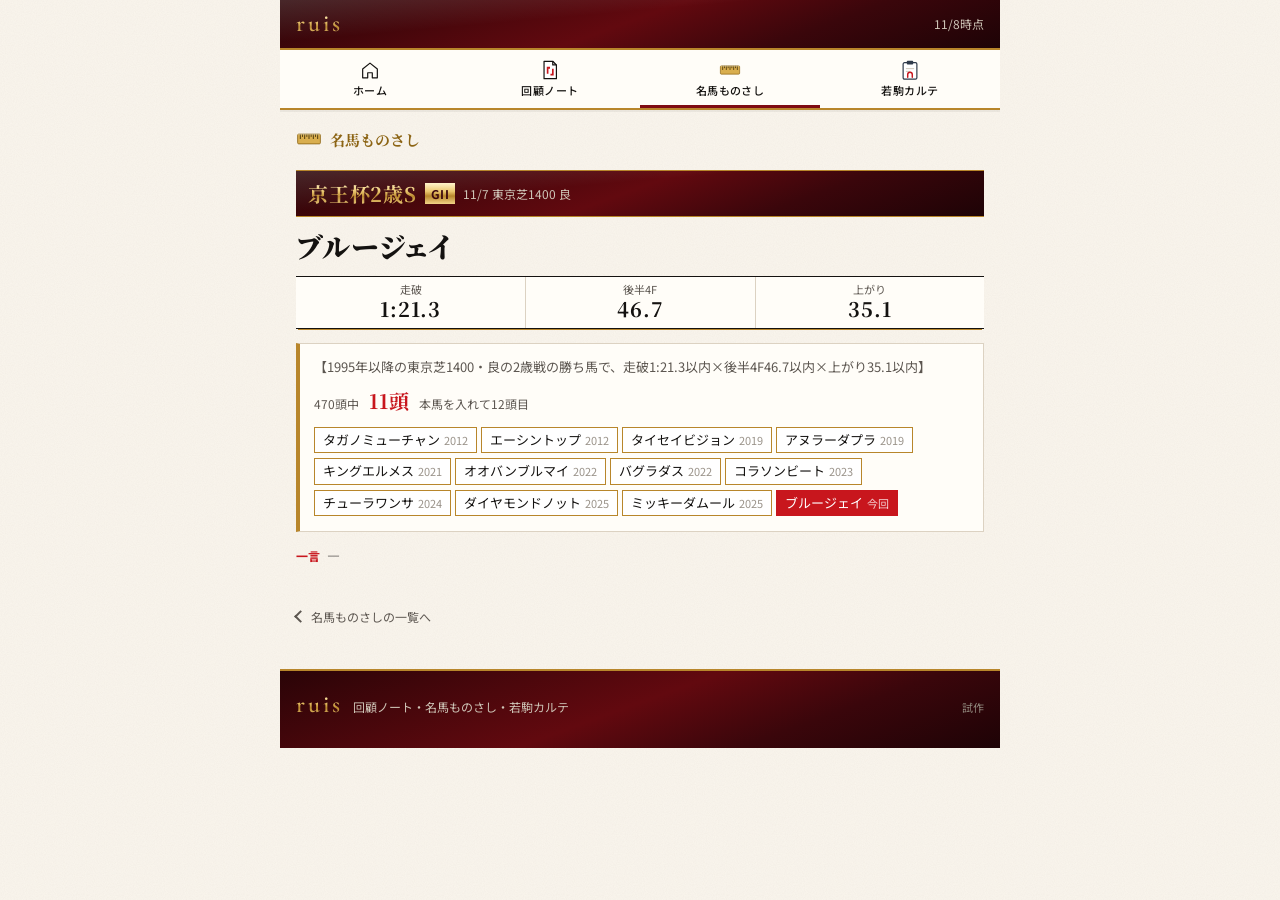
<file: ruis/monosashi/2026110705050111.html>
<!doctype html>
<html lang="ja">
<head>
<meta charset="utf-8">
<meta name="viewport" content="width=device-width,initial-scale=1">
<meta name="robots" content="noindex,nofollow">
<title>京王杯2歳S ブルージェイ｜名馬ものさし</title>
<link rel="preconnect" href="https://fonts.googleapis.com">
<link rel="preconnect" href="https://fonts.gstatic.com" crossorigin>
<link href="https://fonts.googleapis.com/css2?family=Noto+Serif+JP:wght@700;900&family=Cormorant+Garamond:wght@600&family=Noto+Sans+JP:wght@400;500;700&display=swap" rel="stylesheet">
<link rel="stylesheet" href="../assets/style.css">
</head>
<body class="p-ms" data-page="ms-race" data-id="2026110705050111" data-root="../">
<div class="wrap">
<header class="bar-top"><a class="d2 gold" href="../index.html">ruis</a><span class="upd num"></span></header>
<nav class="nav"><a class="d4 s-home" href="../index.html"><svg class="emb" viewBox="0 0 48 48" aria-hidden="true"><path d="M8 22 24 9l16 13v19H29V30H19v11H8z" fill="none" stroke="#141210" stroke-width="2.6" stroke-linejoin="round"/></svg>ホーム</a><a class="d4 s-kaiko" href="../kaiko/"><svg class="emb" viewBox="0 0 48 48" aria-hidden="true"><path d="M11 5h19l8 8v30H11z" fill="#fff" stroke="#141210" stroke-width="2.6" stroke-linejoin="round"/><path d="M30 5v8h8" fill="none" stroke="#141210" stroke-width="2.6" stroke-linejoin="round"/><path d="M17 17h7v4h-3.4v11H17z" fill="#C8161D"/><path d="M32 36h-7v-4h3.4V21H32z" fill="#C8161D"/></svg>回顧ノート</a><a class="d4 s-ms on" href="../monosashi/"><svg class="emb" viewBox="0 0 48 48" aria-hidden="true"><rect x="3" y="15" width="42" height="18" rx="2" fill="#D9AE4E" stroke="#8C6414" stroke-width="1.5"/><g stroke="#3A2A08" stroke-width="1.6"><path d="M8 15v9"/><path d="M12 15v5"/><path d="M16 15v9"/><path d="M20 15v5"/><path d="M24 15v9"/><path d="M28 15v5"/><path d="M32 15v9"/><path d="M36 15v5"/><path d="M40 15v9"/></g><path d="M4 16h40" stroke="#FFF1C1" stroke-width="1" opacity=".8"/></svg>名馬ものさし</a><a class="d4 s-karte" href="../karte/"><svg class="emb" viewBox="0 0 48 48" aria-hidden="true"><rect x="9" y="8" width="30" height="36" rx="3" fill="#fff" stroke="#2F3A4A" stroke-width="2.6"/><rect x="17" y="4" width="14" height="8" rx="2" fill="#2F3A4A"/><path d="M15 21h18M15 27h10" stroke="#C9C2B4" stroke-width="2"/><path d="M19 40v-6a5 5 0 0 1 10 0v6" fill="none" stroke="#C8161D" stroke-width="3.2" stroke-linecap="round"/></svg>若駒カルテ</a></nav>
<div class="sec" id="main"></div>
<footer class="foot"><span class="d2 gold">ruis</span><span class="meta">回顧ノート・名馬ものさし・若駒カルテ</span><span class="note">試作</span></footer>
</div>
<script src="../assets/data.js"></script>
<script src="../assets/monosashi.js"></script>
<script src="../assets/emblems.js"></script>
<script src="../assets/app.js"></script>
</body>
</html>
</file>
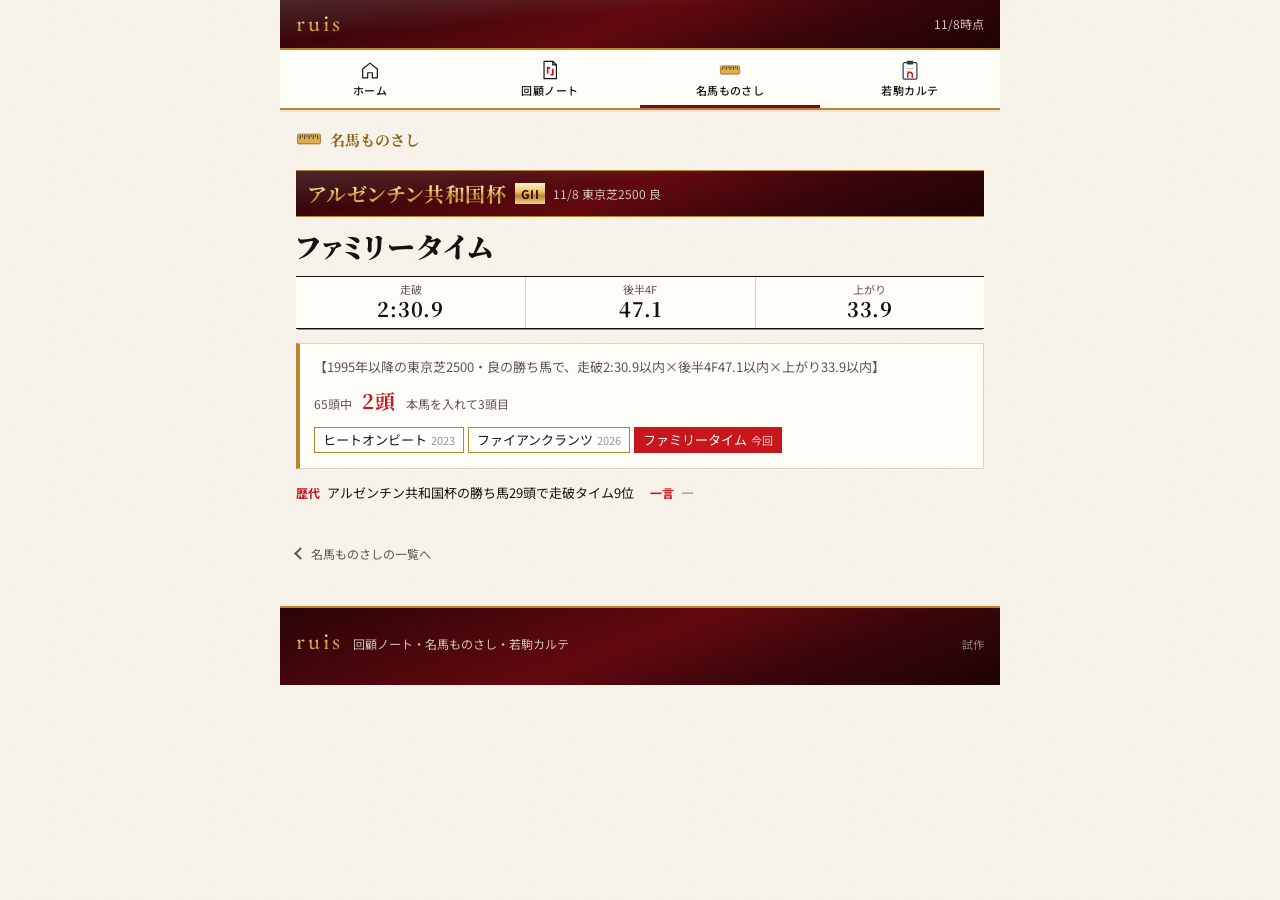
<file: ruis/monosashi/2026110805050211.html>
<!doctype html>
<html lang="ja">
<head>
<meta charset="utf-8">
<meta name="viewport" content="width=device-width,initial-scale=1">
<meta name="robots" content="noindex,nofollow">
<title>アルゼンチン共和国杯 ファミリータイム｜名馬ものさし</title>
<link rel="preconnect" href="https://fonts.googleapis.com">
<link rel="preconnect" href="https://fonts.gstatic.com" crossorigin>
<link href="https://fonts.googleapis.com/css2?family=Noto+Serif+JP:wght@700;900&family=Cormorant+Garamond:wght@600&family=Noto+Sans+JP:wght@400;500;700&display=swap" rel="stylesheet">
<link rel="stylesheet" href="../assets/style.css">
</head>
<body class="p-ms" data-page="ms-race" data-id="2026110805050211" data-root="../">
<div class="wrap">
<header class="bar-top"><a class="d2 gold" href="../index.html">ruis</a><span class="upd num"></span></header>
<nav class="nav"><a class="d4 s-home" href="../index.html"><svg class="emb" viewBox="0 0 48 48" aria-hidden="true"><path d="M8 22 24 9l16 13v19H29V30H19v11H8z" fill="none" stroke="#141210" stroke-width="2.6" stroke-linejoin="round"/></svg>ホーム</a><a class="d4 s-kaiko" href="../kaiko/"><svg class="emb" viewBox="0 0 48 48" aria-hidden="true"><path d="M11 5h19l8 8v30H11z" fill="#fff" stroke="#141210" stroke-width="2.6" stroke-linejoin="round"/><path d="M30 5v8h8" fill="none" stroke="#141210" stroke-width="2.6" stroke-linejoin="round"/><path d="M17 17h7v4h-3.4v11H17z" fill="#C8161D"/><path d="M32 36h-7v-4h3.4V21H32z" fill="#C8161D"/></svg>回顧ノート</a><a class="d4 s-ms on" href="../monosashi/"><svg class="emb" viewBox="0 0 48 48" aria-hidden="true"><rect x="3" y="15" width="42" height="18" rx="2" fill="#D9AE4E" stroke="#8C6414" stroke-width="1.5"/><g stroke="#3A2A08" stroke-width="1.6"><path d="M8 15v9"/><path d="M12 15v5"/><path d="M16 15v9"/><path d="M20 15v5"/><path d="M24 15v9"/><path d="M28 15v5"/><path d="M32 15v9"/><path d="M36 15v5"/><path d="M40 15v9"/></g><path d="M4 16h40" stroke="#FFF1C1" stroke-width="1" opacity=".8"/></svg>名馬ものさし</a><a class="d4 s-karte" href="../karte/"><svg class="emb" viewBox="0 0 48 48" aria-hidden="true"><rect x="9" y="8" width="30" height="36" rx="3" fill="#fff" stroke="#2F3A4A" stroke-width="2.6"/><rect x="17" y="4" width="14" height="8" rx="2" fill="#2F3A4A"/><path d="M15 21h18M15 27h10" stroke="#C9C2B4" stroke-width="2"/><path d="M19 40v-6a5 5 0 0 1 10 0v6" fill="none" stroke="#C8161D" stroke-width="3.2" stroke-linecap="round"/></svg>若駒カルテ</a></nav>
<div class="sec" id="main"></div>
<footer class="foot"><span class="d2 gold">ruis</span><span class="meta">回顧ノート・名馬ものさし・若駒カルテ</span><span class="note">試作</span></footer>
</div>
<script src="../assets/data.js"></script>
<script src="../assets/monosashi.js"></script>
<script src="../assets/emblems.js"></script>
<script src="../assets/app.js"></script>
</body>
</html>
</file>
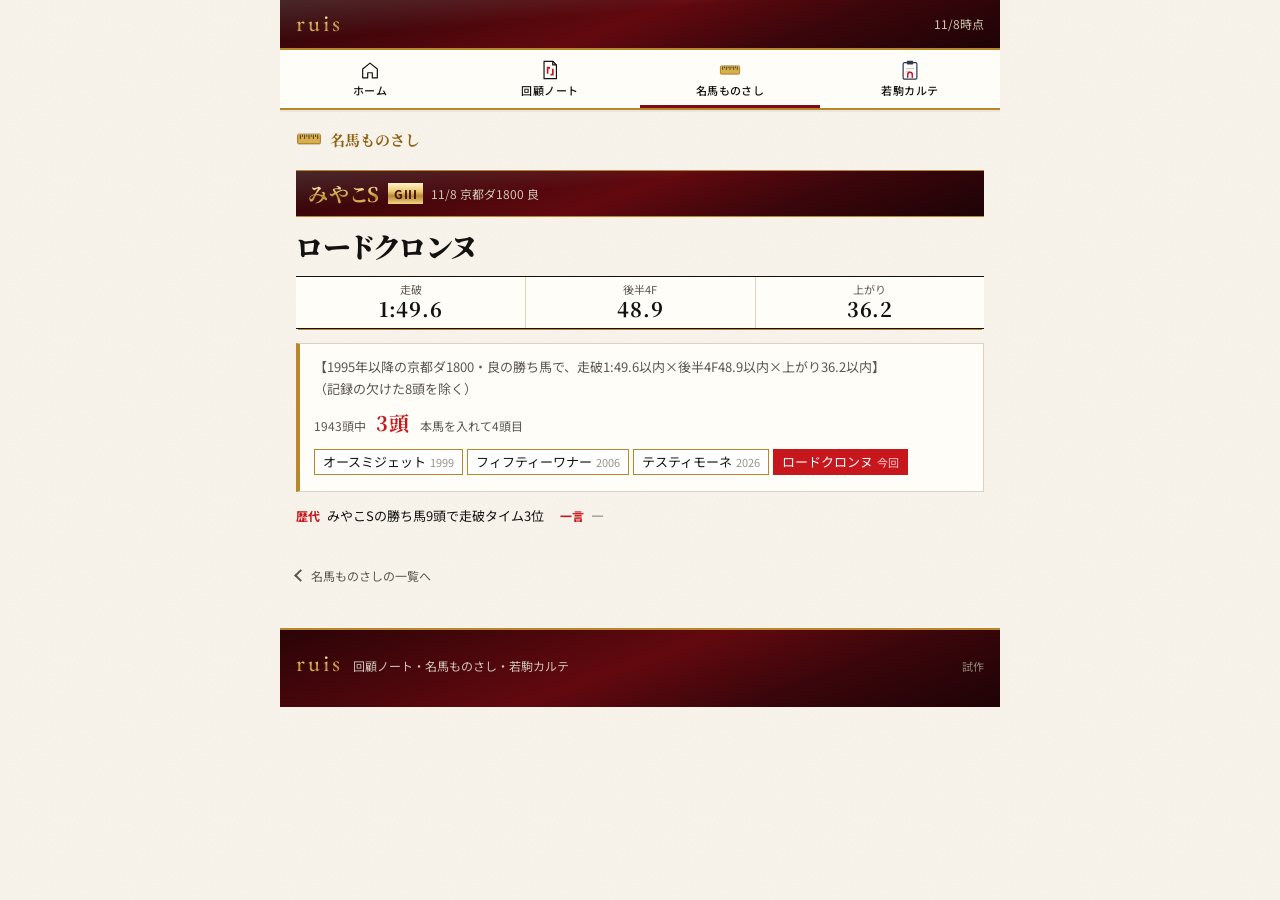
<file: ruis/monosashi/2026110808050211.html>
<!doctype html>
<html lang="ja">
<head>
<meta charset="utf-8">
<meta name="viewport" content="width=device-width,initial-scale=1">
<meta name="robots" content="noindex,nofollow">
<title>みやこS ロードクロンヌ｜名馬ものさし</title>
<link rel="preconnect" href="https://fonts.googleapis.com">
<link rel="preconnect" href="https://fonts.gstatic.com" crossorigin>
<link href="https://fonts.googleapis.com/css2?family=Noto+Serif+JP:wght@700;900&family=Cormorant+Garamond:wght@600&family=Noto+Sans+JP:wght@400;500;700&display=swap" rel="stylesheet">
<link rel="stylesheet" href="../assets/style.css">
</head>
<body class="p-ms" data-page="ms-race" data-id="2026110808050211" data-root="../">
<div class="wrap">
<header class="bar-top"><a class="d2 gold" href="../index.html">ruis</a><span class="upd num"></span></header>
<nav class="nav"><a class="d4 s-home" href="../index.html"><svg class="emb" viewBox="0 0 48 48" aria-hidden="true"><path d="M8 22 24 9l16 13v19H29V30H19v11H8z" fill="none" stroke="#141210" stroke-width="2.6" stroke-linejoin="round"/></svg>ホーム</a><a class="d4 s-kaiko" href="../kaiko/"><svg class="emb" viewBox="0 0 48 48" aria-hidden="true"><path d="M11 5h19l8 8v30H11z" fill="#fff" stroke="#141210" stroke-width="2.6" stroke-linejoin="round"/><path d="M30 5v8h8" fill="none" stroke="#141210" stroke-width="2.6" stroke-linejoin="round"/><path d="M17 17h7v4h-3.4v11H17z" fill="#C8161D"/><path d="M32 36h-7v-4h3.4V21H32z" fill="#C8161D"/></svg>回顧ノート</a><a class="d4 s-ms on" href="../monosashi/"><svg class="emb" viewBox="0 0 48 48" aria-hidden="true"><rect x="3" y="15" width="42" height="18" rx="2" fill="#D9AE4E" stroke="#8C6414" stroke-width="1.5"/><g stroke="#3A2A08" stroke-width="1.6"><path d="M8 15v9"/><path d="M12 15v5"/><path d="M16 15v9"/><path d="M20 15v5"/><path d="M24 15v9"/><path d="M28 15v5"/><path d="M32 15v9"/><path d="M36 15v5"/><path d="M40 15v9"/></g><path d="M4 16h40" stroke="#FFF1C1" stroke-width="1" opacity=".8"/></svg>名馬ものさし</a><a class="d4 s-karte" href="../karte/"><svg class="emb" viewBox="0 0 48 48" aria-hidden="true"><rect x="9" y="8" width="30" height="36" rx="3" fill="#fff" stroke="#2F3A4A" stroke-width="2.6"/><rect x="17" y="4" width="14" height="8" rx="2" fill="#2F3A4A"/><path d="M15 21h18M15 27h10" stroke="#C9C2B4" stroke-width="2"/><path d="M19 40v-6a5 5 0 0 1 10 0v6" fill="none" stroke="#C8161D" stroke-width="3.2" stroke-linecap="round"/></svg>若駒カルテ</a></nav>
<div class="sec" id="main"></div>
<footer class="foot"><span class="d2 gold">ruis</span><span class="meta">回顧ノート・名馬ものさし・若駒カルテ</span><span class="note">試作</span></footer>
</div>
<script src="../assets/data.js"></script>
<script src="../assets/monosashi.js"></script>
<script src="../assets/emblems.js"></script>
<script src="../assets/app.js"></script>
</body>
</html>
</file>
<file: ruis/assets/style.css>
:root{
  --bg:#FAF6EE; --paper:#FFFDF8; --ink:#141210; --sub:#5C5650; --faint:#9A938A; --line:#141210; --hair:#DCD2C2;
  --red:#C8161D; --red-d:#7E0B12; --gold:#B8862B; --gold-l:#F3D98B; --black:#0F0D0C; --quote:#F4F0E8;
  --gold-grad:linear-gradient(180deg,#FFF3C9 0%,#EBC66B 40%,#B8862B 62%,#F2D488 100%);
  --disp:"Dela Gothic One",sans-serif;
  --d1:28px; --d2:20px; --d3:16px; --d4:12px;
  --body:"Noto Sans JP",system-ui,sans-serif;
}
*{box-sizing:border-box}
html{-webkit-text-size-adjust:100%}
body{margin:0;background:var(--bg) url("data:image/svg+xml,%3Csvg xmlns='http://www.w3.org/2000/svg' width='160' height='160'%3E%3Cfilter id='n'%3E%3CfeTurbulence type='fractalNoise' baseFrequency='.9' numOctaves='2' stitchTiles='stitch'/%3E%3CfeColorMatrix values='0 0 0 0 .35 0 0 0 0 .25 0 0 0 0 .15 0 0 0 .07 0'/%3E%3C/filter%3E%3Crect width='100%25' height='100%25' filter='url(%23n)'/%3E%3C/svg%3E");color:var(--ink);font:15px/1.8 var(--body);line-break:strict;overflow-wrap:break-word}
.ph{word-break:keep-all;overflow-wrap:anywhere}
.num{font-variant-numeric:tabular-nums}
.wrap{max-width:720px;margin:0 auto;padding:0 0 0;background:transparent}
.d1,.d2,.d3,.d4{font-family:var(--disp);font-weight:400;line-height:1.25;letter-spacing:.02em}
.d1{font-size:var(--d1)} .d2{font-size:var(--d2)} .d3{font-size:var(--d3)} .d4{font-size:var(--d4)}
.meta{font-size:12px;color:var(--sub)}
.gold{background:var(--gold-grad);-webkit-background-clip:text;background-clip:text;color:transparent}

/* 看板 */
.hero{position:relative;overflow:hidden;background:var(--black);color:#fff;min-height:236px;border-bottom:3px solid var(--gold);display:flex;flex-direction:column;justify-content:center}
.hero-art{position:absolute;inset:0;width:100%;height:100%}
.hero-in{position:relative;padding:22px 22px 30px}
.kick{display:flex;align-items:center;gap:10px;color:var(--red)}
.kick i{display:block;width:26px;height:1px;background:var(--gold)}
.hero h1{margin:10px 0 0;font-family:var(--disp);font-weight:400;font-size:46px;line-height:1.1;letter-spacing:.04em;filter:drop-shadow(0 2px 0 #3a2a08) drop-shadow(0 6px 14px rgba(0,0,0,.6))}
.hero .tagline{margin-top:14px;display:flex;align-items:center;gap:10px;font-size:12px;letter-spacing:.3em;color:var(--gold-l)}
.hero .tagline i{flex:1;height:1px;background:linear-gradient(90deg,var(--gold),transparent);max-width:120px}
.hero .upd{position:absolute;right:22px;bottom:18px;font-size:12px;color:#CFC6B8}
.framed::after{content:"";position:absolute;inset:9px;border:1px solid rgba(233,196,106,.75);pointer-events:none;
  background:linear-gradient(#E9C46A,#E9C46A) 0 0/18px 2px,linear-gradient(#E9C46A,#E9C46A) 0 0/2px 18px,
  linear-gradient(#E9C46A,#E9C46A) 100% 0/18px 2px,linear-gradient(#E9C46A,#E9C46A) 100% 0/2px 18px,
  linear-gradient(#E9C46A,#E9C46A) 0 100%/18px 2px,linear-gradient(#E9C46A,#E9C46A) 0 100%/2px 18px,
  linear-gradient(#E9C46A,#E9C46A) 100% 100%/18px 2px,linear-gradient(#E9C46A,#E9C46A) 100% 100%/2px 18px;background-repeat:no-repeat}

/* 帯の見出し */
.band{position:relative;margin:30px 0 0;padding:9px 16px;background:linear-gradient(100deg,var(--red-d) 0%,var(--red) 55%,#9E0F17 100%);color:#fff;display:flex;align-items:baseline;gap:10px;
  box-shadow:inset 0 2px 0 var(--gold),inset 0 -2px 0 var(--gold)}
.band .bn{color:var(--gold-l);letter-spacing:.08em}
.band small{margin-left:auto;font:500 12px/1 var(--body);letter-spacing:0;opacity:.9}
.sec{padding:0 16px}

/* 今週の出走 */
.none{padding:14px 0 12px;border-bottom:1px solid var(--hair);display:flex;justify-content:space-between;align-items:center;gap:10px}
.none button{flex:none;border:1px solid var(--ink);background:var(--paper);color:var(--ink);padding:5px 14px;font:700 12px/1.4 var(--body);cursor:pointer;box-shadow:2px 2px 0 var(--gold)}
.race-h{margin-top:14px;padding:10px 12px;background:var(--black);border-top:2px solid var(--gold);border-bottom:2px solid var(--gold);display:flex;align-items:center;gap:8px;flex-wrap:wrap}
.race-h .meta{color:#CFC6B8}
.race-h .g{color:var(--black);background:var(--gold-grad);padding:3px 6px}
.stamp{margin-left:auto;color:var(--gold-l);border:2px solid var(--gold);padding:3px 6px;transform:rotate(-4deg)}
.ent{display:grid;grid-template-columns:28px 1fr;gap:0 10px;padding:14px 0;border-bottom:1px solid var(--hair)}
.ent .no{width:28px;height:28px;display:grid;place-items:center;background:var(--black);color:var(--gold-l);box-shadow:inset 0 0 0 1px var(--gold)}
.ent .nm{display:flex;align-items:center;gap:8px;flex-wrap:wrap;min-height:28px}
.hit{color:#fff;background:var(--red);padding:3px 6px;box-shadow:inset 0 0 0 1px var(--gold-l)}
.ent .ex{grid-column:2;margin-top:6px;background:var(--quote);border-left:3px solid var(--red);padding:8px 12px;font-size:14px;line-height:1.75}
.ent .ex summary{list-style:none;cursor:pointer}
.ent .ex summary::-webkit-details-marker{display:none}
.ent .ex .more{color:var(--red);font-weight:700;font-size:12px;white-space:nowrap}
.ent .ex[open] summary{display:none}
.ent .ex p{margin:0 0 4px}

/* 回顧 */
.kai{position:relative;padding:22px 0 26px}
.kai+.kai::before{content:"";position:absolute;left:0;right:0;top:0;height:7px;
  background:linear-gradient(var(--gold),var(--gold)) 0 0/100% 1px no-repeat,linear-gradient(var(--line),var(--line)) 0 3px/100% 2px no-repeat}
.kai .rl{display:flex;align-items:baseline;gap:8px;flex-wrap:wrap}
.kai .rl .d3{color:var(--red)}
.kai .hn{margin:4px 0 2px;white-space:nowrap;text-shadow:3px 3px 0 rgba(200,22,29,.16)}
.kai .pf{word-break:keep-all;overflow-wrap:anywhere}
.kai .pf i{font-style:normal;white-space:nowrap}
.col{display:grid;grid-template-columns:repeat(5,1fr);margin-top:12px;border-top:2px solid var(--line);border-bottom:2px solid var(--line);background:var(--paper);box-shadow:0 3px 0 -1px var(--gold)}
.col div{padding:5px 2px 4px;text-align:center;border-left:1px solid var(--hair)}
.col div:first-child{border-left:0;background:var(--black)}
.col div:first-child small{color:#CFC6B8}
.col div:first-child .d2{background:var(--gold-grad);-webkit-background-clip:text;background-clip:text;color:transparent}
.col small{display:block;font-size:11px;color:var(--sub);line-height:1.3}
.qt{position:relative;margin-top:14px;background:var(--paper);border:1px solid var(--hair);border-left:4px solid var(--red);padding:18px 16px 14px;font-size:15px;line-height:1.95;box-shadow:0 6px 18px -12px rgba(60,40,10,.45)}
.qt::before{content:"\300C";position:absolute;left:8px;top:-14px;font:400 40px/1 var(--disp);color:var(--red);opacity:.9}
.qt p{margin:0 0 8px}
.qt p:last-child{margin:0}
.qt .dt{display:block;text-align:right;font-size:11px;color:var(--faint);margin-top:4px}
.ln{display:flex;gap:6px 16px;flex-wrap:wrap;align-items:baseline;margin-top:12px;font-size:13px}
.ln span{white-space:nowrap}
.ln .d4{color:var(--red);margin-right:6px}

/* 若駒カルテ */
.karte{margin-top:14px;border:1px solid var(--gold);outline:3px solid var(--black);outline-offset:3px;margin-left:6px;margin-right:6px;background:var(--paper)}
.karte .kh{padding:12px 12px 10px;background:var(--black);border-bottom:2px solid var(--gold)}
.karte .kh .d1{background:var(--gold-grad);-webkit-background-clip:text;background-clip:text;color:transparent}
.karte .kh .meta{color:#CFC6B8}
.karte table{width:100%;border-collapse:collapse;font-size:13px}
.karte th{width:5.5em;text-align:left;font-weight:700;font-size:12px;color:var(--sub);padding:8px 0 8px 12px;vertical-align:top;border-bottom:1px solid var(--hair)}
.karte td{padding:8px 12px 8px 0;border-bottom:1px solid var(--hair)}
.karte tr:last-child th,.karte tr:last-child td{border-bottom:0}
.karte .nw{white-space:nowrap}
.karte .d3{color:var(--red)}
.karte .blank{color:var(--faint)}


/* 名馬ものさし */
.ms{position:relative;padding:18px 0 24px}
.ms+.ms::before{content:"";position:absolute;left:0;right:0;top:0;height:7px;
  background:linear-gradient(var(--gold),var(--gold)) 0 0/100% 1px no-repeat,linear-gradient(var(--line),var(--line)) 0 3px/100% 2px no-repeat}
.ms .race-h{margin-top:0}
.ms .who{margin-top:12px;display:flex;align-items:baseline;gap:8px;flex-wrap:wrap}
.ms .col{grid-template-columns:repeat(3,1fr)}
.ms .col div:first-child{background:var(--paper)}
.ms .col div:first-child small{color:var(--sub)}
.ms .col div:first-child .d2{background:none;-webkit-background-clip:border-box;background-clip:border-box;color:var(--ink)}
.rule{margin-top:14px;background:var(--paper);border:1px solid var(--hair);border-left:4px solid var(--gold);padding:12px 14px 14px}
.rule .cond{font-size:13px;color:var(--sub);line-height:1.7}
.rule .res{margin-top:10px;display:flex;align-items:baseline;gap:10px;flex-wrap:wrap}
.rule .res .d2{color:var(--red)}
.rule .zero{display:inline-block;padding:4px 10px;background:var(--black);border:1px solid var(--gold)}
.chips{margin-top:8px;line-height:2.1}
.chip{display:inline-block;margin:0 4px 0 0;padding:1px 8px;border:1px solid var(--gold);background:#fff;font-size:13px;line-height:1.7;white-space:nowrap}
.chip .y{font-size:11px;color:var(--faint);margin-left:4px}
.chip .g1{font-family:var(--disp);font-size:11px;color:var(--gold);margin-left:4px}
.chip .ms-miss{font-size:11px;color:var(--sub);margin-left:4px}
.chip.me{background:var(--red);border-color:var(--red);color:#fff}
.chip.me .y{color:#fff;opacity:.8}
.sub-h{margin-top:12px;font-size:12px;color:var(--sub)}
.ms .ln{margin-top:12px}
/* 締め */
.foot{margin-top:40px;padding:22px 16px 30px;background:var(--black);border-top:3px solid var(--gold);display:flex;align-items:baseline;gap:10px}
.foot .meta{color:#CFC6B8}

/* ---- ページを分けたときの共通の部品 ---- */
/* 細い看板（トップ以外） */
.bar-top{display:flex;align-items:center;justify-content:space-between;gap:10px;padding:12px 16px;background:var(--black);border-bottom:2px solid var(--gold)}
.bar-top a{text-decoration:none}
.bar-top .r{color:var(--red);margin-right:.3em}
.bar-top .upd{font-size:12px;color:#CFC6B8}

/* 切り替え（4つ） */
.nav{position:sticky;top:0;z-index:20;display:grid;grid-template-columns:repeat(4,1fr);background:var(--paper);border-bottom:1px solid var(--gold);box-shadow:0 2px 0 rgba(20,18,16,.06)}
.nav a{display:flex;align-items:center;justify-content:center;min-height:46px;color:var(--ink);text-decoration:none;border-bottom:3px solid transparent}
.nav a.on{color:var(--red);border-bottom-color:var(--red)}

/* 一覧の1行 */
.rows{margin-top:6px}
.row{display:grid;grid-template-columns:1fr 14px;align-items:center;gap:8px;padding:12px 0;border-bottom:1px solid var(--hair);color:var(--ink);text-decoration:none}
.row .top{display:flex;align-items:baseline;gap:8px;flex-wrap:wrap}
.row .top .d4{color:var(--red)}
.row .t{margin-top:2px}
.row .s{margin-top:2px;font-size:13px;color:var(--sub);word-break:keep-all;overflow-wrap:anywhere}
.row .s b{color:var(--red);font-weight:700}
.row .go{width:9px;height:9px;border-top:2px solid var(--gold);border-right:2px solid var(--gold);transform:rotate(45deg)}
.more-link{display:inline-block;margin-top:10px;padding:6px 14px;border:1px solid var(--ink);background:var(--paper);color:var(--ink);font:700 12px/1.4 var(--body);text-decoration:none;box-shadow:2px 2px 0 var(--gold)}

/* 週の見出し */
.wk{margin-top:18px;padding-bottom:4px;border-bottom:2px solid var(--line);display:flex;align-items:baseline;gap:8px}
.wk .meta{margin-left:auto}

/* 馬のページ */
.hp{padding:20px 0 4px}
.hp .hn{margin:2px 0 4px}
.hp .ln{margin-top:10px}
.back{display:inline-block;margin:14px 0 0;font-size:12px;color:var(--sub);text-decoration:none}
.back::before{content:"";display:inline-block;width:7px;height:7px;border-left:2px solid var(--sub);border-bottom:2px solid var(--sub);transform:rotate(45deg);margin-right:6px;vertical-align:1px}
.hist{width:100%;border-collapse:collapse;margin-top:10px;font-size:13px;background:var(--paper)}
.hist th{font-size:11px;font-weight:400;color:var(--sub);text-align:right;padding:6px 6px;border-bottom:2px solid var(--line)}
.hist th:nth-child(2){text-align:left}
.hist td{padding:7px 6px;border-bottom:1px solid var(--hair);text-align:right;white-space:nowrap}
.hist td.n{text-align:left;white-space:normal;word-break:keep-all;overflow-wrap:anywhere}
.hist tr.me td{background:#FFF6E3;font-weight:700}
.link-h{color:inherit;text-decoration:none;border-bottom:1px solid var(--gold)}
.foot .note{margin-left:auto;font-size:11px;color:#8F877C}

.sec .band{margin-left:-16px;margin-right:-16px}

/* ---- サービスごとの顔 ---- */
/* 印（アイコン）は web/emblems で作る。大きさは使う場所で決める */
.emb{display:block;flex:none}

/* 上の切り替え（ホーム＋3サービス） */
.nav{grid-template-columns:repeat(4,1fr)}
.nav a{flex-direction:column;gap:3px;min-height:58px;padding:6px 2px 4px;font-size:11px;letter-spacing:0;line-height:1.2;text-align:center}
.nav a .emb{width:22px;height:22px}
.nav a.on{color:var(--ink)}
.nav a.on.s-kaiko{border-bottom-color:var(--red)}
.nav a.on.s-ms{border-bottom-color:var(--gold)}
.nav a.on.s-karte{border-bottom-color:#2F3A4A}
.nav a.on.s-home{border-bottom-color:var(--ink)}

/* サービスの看板 */
.svc-hero{position:relative;overflow:hidden;display:flex;align-items:center;gap:14px;padding:22px 16px 20px;min-height:132px}
.svc-hero .emb{width:58px;height:58px}
.svc-hero .nm{margin:0}
.svc-hero .tg{margin-top:4px;font-size:12px;letter-spacing:.04em}
.svc-hero .st{margin-top:6px;font-size:12px}
/* 回顧ノート: 紙に赤 */
.s-kaiko.svc-hero{background:var(--paper);border-top:6px solid var(--red);border-bottom:2px solid var(--line)}
.s-kaiko.svc-hero::after{content:"\300C";position:absolute;right:-6px;top:-18px;font:400 150px/1 var(--disp);color:var(--red);opacity:.07}
.s-kaiko.svc-hero .nm{color:var(--red)}
.s-kaiko.svc-hero .tg,.s-kaiko.svc-hero .st{color:var(--sub)}
/* 名馬ものさし: 黒に金・下にものさしの目盛り */
.s-ms.svc-hero{background:var(--black);border-bottom:2px solid var(--gold);padding-bottom:30px}
.s-ms.svc-hero::after{content:"";position:absolute;left:0;right:0;bottom:0;height:16px;
  background:repeating-linear-gradient(90deg,var(--gold) 0 1px,transparent 1px 10px) 0 100%/100% 7px no-repeat,
             repeating-linear-gradient(90deg,var(--gold-l) 0 1.5px,transparent 1.5px 50px) 0 100%/100% 14px no-repeat;opacity:.85}
.s-ms.svc-hero .nm{background:var(--gold-grad);-webkit-background-clip:text;background-clip:text;color:transparent}
.s-ms.svc-hero .tg{color:var(--gold-l)}
.s-ms.svc-hero .st{color:#CFC6B8}
/* 若駒カルテ: 方眼紙に墨と赤い判子 */
.s-karte.svc-hero{background:#FBFAF6;background-image:linear-gradient(#E6E1D6 1px,transparent 1px),linear-gradient(90deg,#E6E1D6 1px,transparent 1px);background-size:14px 14px;border-top:6px solid #2F3A4A;border-bottom:2px solid var(--line)}
.s-karte.svc-hero .nm{color:#2F3A4A}
.s-karte.svc-hero .tg,.s-karte.svc-hero .st{color:var(--sub)}
.hanko{position:absolute;right:16px;top:16px;width:52px;height:52px;border:2.5px solid var(--red);border-radius:50%;display:grid;place-items:center;color:var(--red);transform:rotate(-12deg);opacity:.9}

/* サービスの中の小見出し（帯より軽い・サービスの色） */
.sh{display:flex;align-items:baseline;gap:8px;margin:26px 0 0;padding:0 0 6px;border-bottom:2px solid var(--line)}
.sh .no{font-family:var(--disp);font-size:12px}
.sh small{margin-left:auto;font-size:12px;color:var(--sub)}
.s-kaiko .sh .no,.p-kaiko .sh .no{color:var(--red)}
.p-ms .sh .no{color:var(--gold)}
.p-karte .sh .no{color:#2F3A4A}

/* ホーム: 3つのサービスの札 */
.svc-cards{display:grid;gap:14px;margin-top:18px}
.svc-card{display:block;position:relative;overflow:hidden;text-decoration:none;color:var(--ink);border:1px solid var(--line)}
.svc-card .hd{display:flex;align-items:center;gap:12px;padding:16px 16px 12px}
.svc-card .hd .emb{width:46px;height:46px}
.svc-card .tg{font-size:12px;color:var(--sub);margin-top:2px}
.svc-card .tz{margin:0 16px 14px;padding:10px 12px;font-size:13px;line-height:1.7}
.svc-card .tz .k{font-family:var(--disp);font-size:12px;margin-right:6px}
.svc-card .tz b{font-weight:700}
.svc-card .open{display:flex;justify-content:flex-end;align-items:center;gap:8px;padding:0 16px 14px;font:700 12px/1 var(--body)}
.svc-card .open i{width:8px;height:8px;border-top:2px solid currentColor;border-right:2px solid currentColor;transform:rotate(45deg)}
.svc-card.s-kaiko{background:var(--paper);border-top:6px solid var(--red)}
.svc-card.s-kaiko .d1{color:var(--red)}
.svc-card.s-kaiko .tz{background:var(--quote);border-left:3px solid var(--red)}
.svc-card.s-kaiko .tz .k,.svc-card.s-kaiko .open{color:var(--red)}
.svc-card.s-ms{background:var(--black);border-color:var(--gold);color:#F4EFE6}
.svc-card.s-ms .d1{background:var(--gold-grad);-webkit-background-clip:text;background-clip:text;color:transparent}
.svc-card.s-ms .tg{color:var(--gold-l)}
.svc-card.s-ms .tz{background:#1C1916;border:1px solid #3A332A}
.svc-card.s-ms .tz .k,.svc-card.s-ms .open{color:var(--gold-l)}
.svc-card.s-ms .tz .meta{color:#CFC6B8}
.svc-card.s-karte{background:#FBFAF6;background-image:linear-gradient(#ECE7DC 1px,transparent 1px),linear-gradient(90deg,#ECE7DC 1px,transparent 1px);background-size:14px 14px;border-top:6px solid #2F3A4A}
.svc-card.s-karte .d1{color:#2F3A4A}
.svc-card.s-karte .tz{background:#fff;border:1px solid var(--hair)}
.svc-card.s-karte .tz .k,.svc-card.s-karte .open{color:#2F3A4A}
.svc-card .hanko{width:44px;height:44px;top:14px;right:14px;font-size:11px}

/* ホームの看板は ruis の名前 */
.home .hero h1{font-size:56px;letter-spacing:.06em}
.home .hero .svcs{margin-top:12px;display:flex;gap:6px;flex-wrap:wrap}
.home .hero .svcs span{font-size:11px;color:var(--gold-l);border:1px solid rgba(233,196,106,.55);padding:2px 8px;letter-spacing:.06em}

/* サービスの名札（レースや馬のページの上） */
.strip{display:flex;align-items:center;gap:8px;margin:16px 0 0;font:400 15px/1 var(--disp);text-decoration:none;color:var(--ink)}
.strip .emb{width:26px;height:26px}
.strip.s-kaiko{color:var(--red)} .strip.s-ms{color:#8C6414} .strip.s-karte{color:#2F3A4A}
/* 別のサービスから来た欄の見出し（印つき） */
.sh .emb{width:22px;height:22px;align-self:center}
.sh.x-ms .d3{color:#8C6414} .sh.x-karte .d3{color:#2F3A4A}
.svc-card .tz>div+div{margin-top:2px}

/* ホームの目次（3つのサービスへ） */
.toc-h{display:flex;align-items:center;gap:14px;margin:30px 0 0;font:600 13px/1 var(--body);letter-spacing:.4em;color:var(--gold)}
.toc-h::before,.toc-h::after{content:"";flex:1;height:1px;background:linear-gradient(90deg,transparent,var(--gold))}
.toc-h::after{background:linear-gradient(90deg,var(--gold),transparent)}
.toc-h span{padding-left:.4em}
.toc{margin:14px 0 6px;border-top:1px solid var(--gold);border-bottom:1px solid var(--gold)}
.toc-i{display:grid;grid-template-columns:34px 40px 1fr 12px;align-items:center;gap:12px;padding:20px 4px;color:var(--ink);text-decoration:none}
.toc-i+.toc-i{border-top:1px solid var(--hair)}
.toc-i .no{display:grid;place-items:center;width:34px;height:34px;font-variant-numeric:lining-nums tabular-nums;background:var(--black);color:var(--gold-l);font:600 15px/1 var(--logo,var(--disp));box-shadow:inset 0 0 0 1px var(--gold)}
.toc-i .emb{width:40px;height:40px}
.toc-i .tx{min-width:0}
.toc-i .d1{display:block;font-size:24px;line-height:1.3}
.toc-i .tg{display:block;margin-top:4px;font-size:12px;color:var(--sub);word-break:keep-all;overflow-wrap:anywhere}
.toc-i .go{width:10px;height:10px;border-top:2px solid var(--gold);border-right:2px solid var(--gold);transform:rotate(45deg)}
.toc-i.s-kaiko .d1{color:var(--red)}
.toc-i.s-ms .d1{color:#8C6414}
.toc-i.s-karte .d1{color:#2F3A4A}
.toc-i:active{background:rgba(184,134,43,.08)}
.toc-i .no{font-variant-numeric:lining-nums tabular-nums}

/* ---- 高級感の調整（書体の案A・Bで共通）: 線を細く、影と傾きをやめ、字間を広げる ---- */
/* 仮名の字詰め（palt）で馬名がばらけないように。小さい札と切り替えは本文の太字で読みやすく */
.d1,.d2,.d3{letter-spacing:.04em;font-feature-settings:"palt"}
.d4,.nav a{font-family:var(--body)!important;font-weight:700!important;letter-spacing:.04em}
.nav a{font-weight:500!important}
.kai .hn{text-shadow:none}
.none button,.more-link{box-shadow:none;border-color:var(--gold)}
.stamp{transform:none;border-width:1px}
.col{border-top:1px solid var(--line);border-bottom:1px solid var(--line);box-shadow:0 3px 0 -2px var(--gold)}
.wk,.sh{border-bottom-width:1px}
.kai+.kai::before,.ms+.ms::before{height:4px;background:linear-gradient(var(--gold),var(--gold)) 0 0/100% 1px no-repeat,linear-gradient(var(--line),var(--line)) 0 3px/100% 1px no-repeat}
.s-kaiko.svc-hero,.svc-card.s-kaiko{border-top-width:3px}
.s-karte.svc-hero,.svc-card.s-karte{border-top-width:3px}
.race-h{border-top-width:1px;border-bottom-width:1px}
.hist th{border-bottom-width:1px}
.hero{border-bottom-width:2px}
.foot{border-top-width:2px}
/* GF: family=Noto+Serif+JP:wght@700;900&family=Cormorant+Garamond:wght@600 */
/* 案A 源ノ明朝: Noto Serif JP ＋ ロゴ Cormorant Garamond */
:root{--disp:"Noto Serif JP",serif;--logo:"Cormorant Garamond","Noto Serif JP",serif}
.d1,.d2,.d3{font-weight:700;letter-spacing:.04em}
.d1,.hero h1{font-weight:900}
.qt::before,.s-kaiko.svc-hero::after,.strip{font-weight:700}
.hero h1.logo,.home .hero h1{font:normal 600 64px/1 var(--logo);letter-spacing:.12em}
.bar-top a.d2,.foot .d2{font:normal 600 24px/1 var(--logo);letter-spacing:.12em}
/* 3 赤漆: 黒い面を深紅の漆に。金はそのまま、上に艶の光 */
:root{--black:#3A060B;--lacq:linear-gradient(160deg,#2A0407 0%,#62090F 48%,#3A060B 72%,#1E0306 100%)}
.bar-top,.foot,.race-h,.karte .kh,.svc-card.s-ms,.s-ms.svc-hero,.svc-card.s-ms .tz{background:var(--lacq)}
.svc-card.s-ms .tz{background:rgba(0,0,0,.28);border-color:rgba(233,196,106,.35)}
.race-h,.bar-top,.svc-card.s-ms,.s-ms.svc-hero{position:relative}
.race-h::after,.bar-top::after{content:"";position:absolute;inset:0;background:linear-gradient(175deg,rgba(255,255,255,.14) 0%,rgba(255,255,255,0) 38%);pointer-events:none}
.svc-card.s-ms::after{content:"";position:absolute;inset:0;background:linear-gradient(170deg,rgba(255,255,255,.12) 0%,rgba(255,255,255,0) 30%);pointer-events:none}
.hero{background:radial-gradient(120% 120% at 80% 0%,#8E1219 0%,#4A070C 45%,#1E0306 100%)}
.hero-art{mix-blend-mode:screen}
.col div:first-child{background:var(--lacq)}
.ent .no{background:#3A060B}
.nav{border-bottom:2px solid var(--gold)}
.nav a.on.s-ms{border-bottom-color:#7E0B12}
.s-ms.svc-hero .st{color:#E6CFC4}
.svc-card.s-ms .tz .meta{color:#E6CFC4}
.toc-i .no{background:var(--lacq)}
</file>
